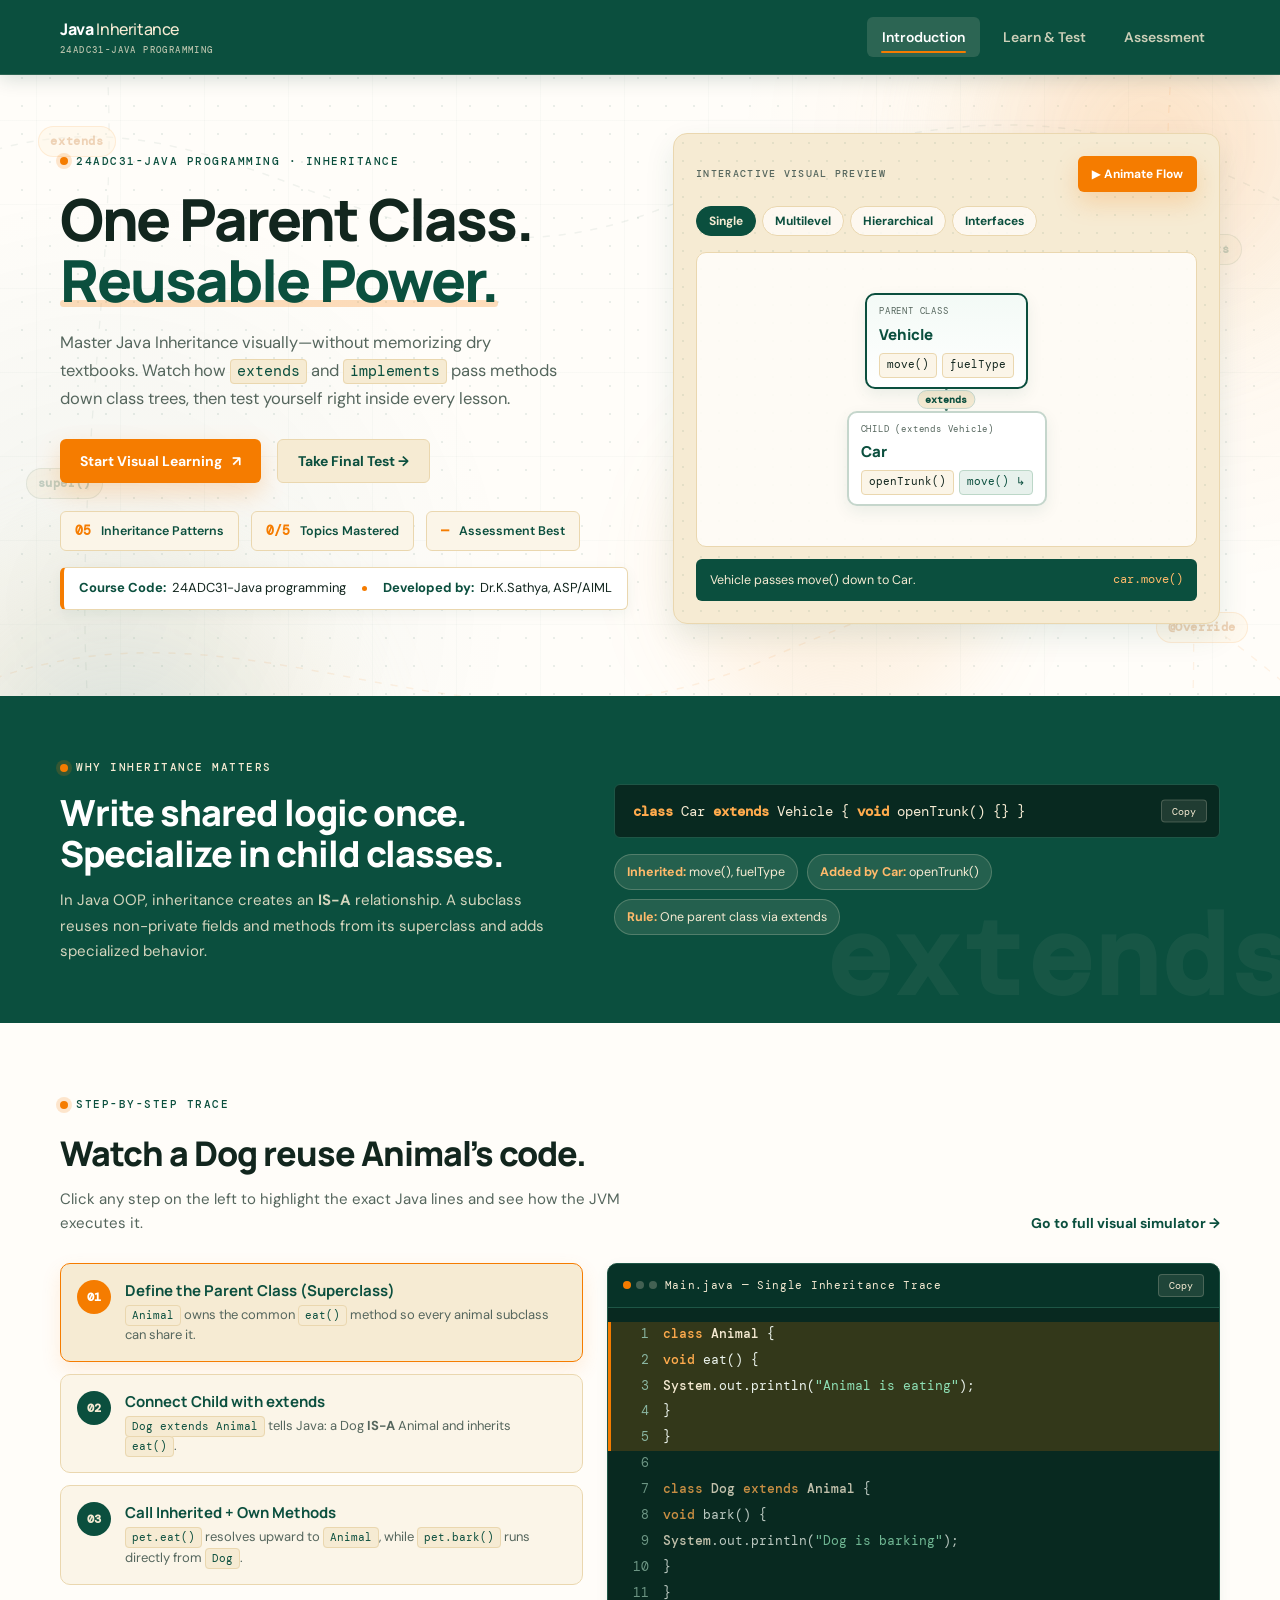
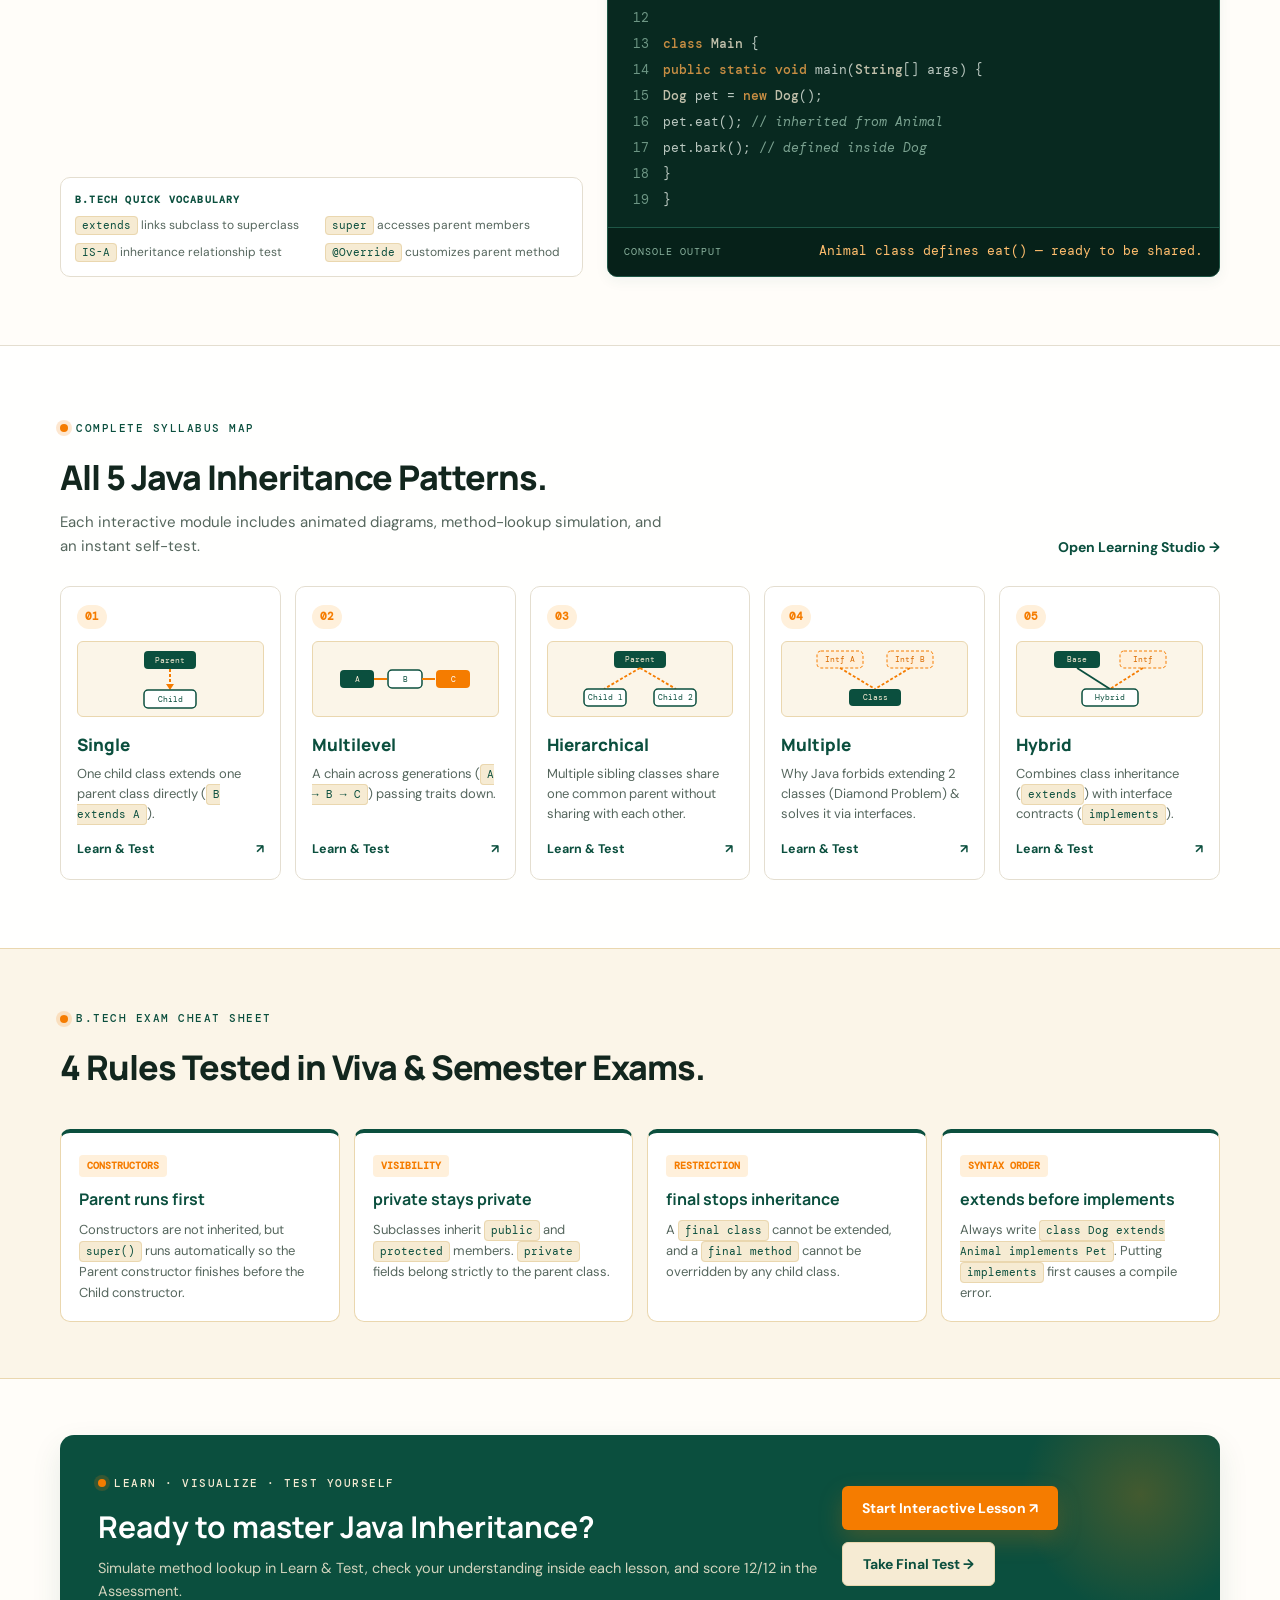
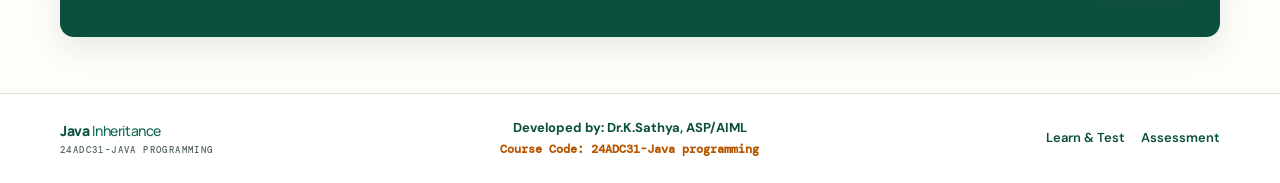
<file: index.html>
<!doctype html>
<html lang="en">
<head>
  <meta charset="utf-8">
  <meta name="viewport" content="width=device-width, initial-scale=1">
  <meta name="theme-color" content="#0b4f3e">
  <title>Java Inheritance Studio — Visual B.Tech Learning Lab</title>
  <link rel="stylesheet" href="styles.css">
  <script src="shared.js" defer></script>
  <script src="app.js" defer></script>
</head>
<body>
  <a class="skip-link" href="#main-content">Skip to content</a>

  <header class="topbar">
    <div class="wrap topbar-inner">
      <a class="brand" href="index.html">
        <span>
          Java<span class="brand-light">Inheritance</span>
          <small>24ADC31-JAVA PROGRAMMING</small>
        </span>
      </a>
      <nav id="primary-nav" aria-label="Main navigation">
        <a class="active" href="index.html">Introduction</a>
        <a href="learn.html">Learn &amp; Test</a>
        <a href="assessment.html">Assessment</a>
      </nav>
      <button class="menu-toggle" type="button" aria-label="Toggle navigation" aria-controls="primary-nav">☰</button>
    </div>
  </header>

  <main id="main-content">
    <section class="hero">
      <div class="wrap hero-grid">
        <div class="hero-copy reveal is-visible">
          <div class="eyebrow"><i></i> 24ADC31-JAVA PROGRAMMING · INHERITANCE</div>
          <h1>One Parent Class.<br><em>Reusable Power.</em></h1>
          <p class="hero-lead">
            Master Java Inheritance visually—without memorizing dry textbooks. Watch how
            <code class="inline-code">extends</code> and <code class="inline-code">implements</code>
            pass methods down class trees, then test yourself right inside every lesson.
          </p>
          <div class="hero-actions">
            <a class="button button-orange" href="learn.html">Start Visual Learning <span>↗</span></a>
            <a class="button button-cream" href="assessment.html">Take Final Test →</a>
          </div>
          <div class="hero-stats">
            <div class="hero-stat"><strong>05</strong> Inheritance Patterns</div>
            <div class="hero-stat"><strong id="home-mastered-count">0/5</strong> Topics Mastered</div>
            <div class="hero-stat"><strong id="home-best-score">—</strong> Assessment Best</div>
          </div>
          <div class="course-credit-bar">
            <span><strong>Course Code:</strong> 24ADC31-Java programming</span>
            <i class="credit-sep" aria-hidden="true"></i>
            <span><strong>Developed by:</strong> Dr.K.Sathya, ASP/AIML</span>
          </div>
        </div>

        <div class="hero-stage reveal is-visible" aria-label="Interactive inheritance preview">
          <div class="hero-stage-head">
            <span class="aside-label">INTERACTIVE VISUAL PREVIEW</span>
            <button id="hero-animate-btn" class="button button-orange button-sm" type="button">▶ Animate Flow</button>
          </div>
          <div class="hero-tabs" role="tablist" aria-label="Preview inheritance patterns">
            <button class="hero-tab active" type="button" data-hero-pattern="single">Single</button>
            <button class="hero-tab" type="button" data-hero-pattern="multilevel">Multilevel</button>
            <button class="hero-tab" type="button" data-hero-pattern="hierarchical">Hierarchical</button>
            <button class="hero-tab" type="button" data-hero-pattern="multiple">Interfaces</button>
          </div>
          <div class="hero-diagram-box" id="hero-diagram-box">
            <svg id="hero-sim-svg" class="sim-svg-overlay" aria-hidden="true"></svg>
            <div id="hero-sim-stage" class="sim-nodes-grid"></div>
          </div>
          <div class="hero-trace-bar">
            <span id="hero-trace-text">Click Animate Flow to watch Vehicle pass move() to Car.</span>
            <code id="hero-trace-call">car.move()</code>
          </div>
        </div>
      </div>
    </section>

    <section class="intro-band">
      <div class="wrap band-grid">
        <div class="reveal">
          <div class="eyebrow eyebrow-light"><i></i> WHY INHERITANCE MATTERS</div>
          <h2>Write shared logic once. Specialize in child classes.</h2>
          <p class="band-sub">
            In Java OOP, inheritance creates an <strong>IS-A</strong> relationship. A subclass
            reuses non-private fields and methods from its superclass and adds specialized behavior.
          </p>
        </div>
        <div class="reveal">
          <div class="code-line">
            <span class="kw">class</span> Car <span class="kw">extends</span> Vehicle { <span class="kw">void</span> openTrunk() {} }
            <button class="copy-code" type="button" aria-label="Copy Java line">Copy</button>
          </div>
          <div class="trait-chips">
            <span class="trait-chip"><strong>Inherited:</strong> move(), fuelType</span>
            <span class="trait-chip"><strong>Added by Car:</strong> openTrunk()</span>
            <span class="trait-chip"><strong>Rule:</strong> One parent class via extends</span>
          </div>
        </div>
      </div>
    </section>

    <section class="walkthrough-section">
      <div class="wrap">
        <div class="section-heading reveal">
          <div>
            <div class="eyebrow"><i></i> STEP-BY-STEP TRACE</div>
            <h2>Watch a Dog reuse Animal’s code.</h2>
            <p>Click any step on the left to highlight the exact Java lines and see how the JVM executes it.</p>
          </div>
          <a class="text-link" href="learn.html">Go to full visual simulator →</a>
        </div>

        <div class="walkthrough-grid">
          <div class="step-cards reveal">
            <button class="step-card active" type="button" data-step="0">
              <span class="step-num">01</span>
              <div>
                <b>Define the Parent Class (Superclass)</b>
                <p><code class="inline-code">Animal</code> owns the common <code class="inline-code">eat()</code> method so every animal subclass can share it.</p>
              </div>
            </button>
            <button class="step-card" type="button" data-step="1">
              <span class="step-num">02</span>
              <div>
                <b>Connect Child with extends</b>
                <p><code class="inline-code">Dog extends Animal</code> tells Java: a Dog <strong>IS-A</strong> Animal and inherits <code class="inline-code">eat()</code>.</p>
              </div>
            </button>
            <button class="step-card" type="button" data-step="2">
              <span class="step-num">03</span>
              <div>
                <b>Call Inherited + Own Methods</b>
                <p><code class="inline-code">pet.eat()</code> resolves upward to <code class="inline-code">Animal</code>, while <code class="inline-code">pet.bark()</code> runs directly from <code class="inline-code">Dog</code>.</p>
              </div>
            </button>

            <div class="intro-vocab">
              <div class="intro-vocab-title">B.TECH QUICK VOCABULARY</div>
              <span><code class="inline-code">extends</code> links subclass to superclass</span>
              <span><code class="inline-code">super</code> accesses parent members</span>
              <span><code class="inline-code">IS-A</code> inheritance relationship test</span>
              <span><code class="inline-code">@Override</code> customizes parent method</span>
            </div>
          </div>

          <div class="code-block code-spotlight reveal">
            <div class="code-head">
              <span class="code-head-left">
                <span class="code-dots"><i></i><i></i><i></i></span>
                Main.java — Single Inheritance Trace
              </span>
              <button class="copy-code" type="button" aria-label="Copy example code">Copy</button>
            </div>
            <div id="spotlight-code" class="spotlight-lines" aria-label="Java walkthrough code"></div>
            <div class="console-preview">
              <span>CONSOLE OUTPUT</span>
              <pre id="spotlight-output">Animal is eating
Dog is barking</pre>
            </div>
          </div>
        </div>
      </div>
    </section>

    <section class="topics-section">
      <div class="wrap">
        <div class="section-heading reveal">
          <div>
            <div class="eyebrow"><i></i> COMPLETE SYLLABUS MAP</div>
            <h2>All 5 Java Inheritance Patterns.</h2>
            <p>Each interactive module includes animated diagrams, method-lookup simulation, and an instant self-test.</p>
          </div>
          <a class="text-link" href="learn.html">Open Learning Studio →</a>
        </div>

        <div class="topic-grid">
          <a class="topic-card reveal" data-topic-card="single" href="learn.html?topic=single">
            <div class="topic-card-top">
              <span class="topic-num">01</span>
              <span class="topic-status-pill">✓ Mastered</span>
            </div>
            <div class="topic-mini-svg" aria-hidden="true">
              <svg width="140" height="64" viewBox="0 0 140 64">
                <rect x="44" y="4" width="52" height="18" rx="4" fill="#0b4f3e"/>
                <text x="70" y="16" text-anchor="middle" fill="#f6ebd3" font-size="8" font-family="DM Mono,monospace">Parent</text>
                <line x1="70" y1="22" x2="70" y2="41" stroke="#f57c00" stroke-width="2" stroke-dasharray="3 2"/>
                <polygon points="70,43 66,37 74,37" fill="#f57c00"/>
                <rect x="44" y="43" width="52" height="18" rx="4" fill="#ffffff" stroke="#0b4f3e" stroke-width="1.5"/>
                <text x="70" y="55" text-anchor="middle" fill="#0b4f3e" font-size="8" font-family="DM Mono,monospace">Child</text>
              </svg>
            </div>
            <h3>Single</h3>
            <p>One child class extends one parent class directly (<code class="inline-code">B extends A</code>).</p>
            <div class="topic-card-foot"><span>Learn &amp; Test</span><span>↗</span></div>
          </a>

          <a class="topic-card reveal" data-topic-card="multilevel" href="learn.html?topic=multilevel">
            <div class="topic-card-top">
              <span class="topic-num">02</span>
              <span class="topic-status-pill">✓ Mastered</span>
            </div>
            <div class="topic-mini-svg" aria-hidden="true">
              <svg width="140" height="64" viewBox="0 0 140 64">
                <rect x="5" y="23" width="34" height="18" rx="4" fill="#0b4f3e"/>
                <text x="22" y="35" text-anchor="middle" fill="#f6ebd3" font-size="7.5" font-family="DM Mono,monospace">A</text>
                <line x1="39" y1="32" x2="52" y2="32" stroke="#f57c00" stroke-width="2"/>
                <rect x="53" y="23" width="34" height="18" rx="4" fill="#ffffff" stroke="#0b4f3e" stroke-width="1.5"/>
                <text x="70" y="35" text-anchor="middle" fill="#0b4f3e" font-size="7.5" font-family="DM Mono,monospace">B</text>
                <line x1="87" y1="32" x2="100" y2="32" stroke="#f57c00" stroke-width="2"/>
                <rect x="101" y="23" width="34" height="18" rx="4" fill="#f57c00"/>
                <text x="118" y="35" text-anchor="middle" fill="#ffffff" font-size="7.5" font-family="DM Mono,monospace">C</text>
              </svg>
            </div>
            <h3>Multilevel</h3>
            <p>A chain across generations (<code class="inline-code">A → B → C</code>) passing traits down.</p>
            <div class="topic-card-foot"><span>Learn &amp; Test</span><span>↗</span></div>
          </a>

          <a class="topic-card reveal" data-topic-card="hierarchical" href="learn.html?topic=hierarchical">
            <div class="topic-card-top">
              <span class="topic-num">03</span>
              <span class="topic-status-pill">✓ Mastered</span>
            </div>
            <div class="topic-mini-svg" aria-hidden="true">
              <svg width="140" height="64" viewBox="0 0 140 64">
                <rect x="44" y="4" width="52" height="17" rx="4" fill="#0b4f3e"/>
                <text x="70" y="15" text-anchor="middle" fill="#f6ebd3" font-size="8" font-family="DM Mono,monospace">Parent</text>
                <path d="M70 21 L34 42 M70 21 L106 42" stroke="#f57c00" stroke-width="1.8" stroke-dasharray="3 2"/>
                <rect x="14" y="42" width="42" height="17" rx="4" fill="#ffffff" stroke="#0b4f3e" stroke-width="1.5"/>
                <text x="35" y="53" text-anchor="middle" fill="#0b4f3e" font-size="7.5" font-family="DM Mono,monospace">Child 1</text>
                <rect x="84" y="42" width="42" height="17" rx="4" fill="#ffffff" stroke="#0b4f3e" stroke-width="1.5"/>
                <text x="105" y="53" text-anchor="middle" fill="#0b4f3e" font-size="7.5" font-family="DM Mono,monospace">Child 2</text>
              </svg>
            </div>
            <h3>Hierarchical</h3>
            <p>Multiple sibling classes share one common parent without sharing with each other.</p>
            <div class="topic-card-foot"><span>Learn &amp; Test</span><span>↗</span></div>
          </a>

          <a class="topic-card reveal" data-topic-card="multiple" href="learn.html?topic=multiple">
            <div class="topic-card-top">
              <span class="topic-num">04</span>
              <span class="topic-status-pill">✓ Mastered</span>
            </div>
            <div class="topic-mini-svg" aria-hidden="true">
              <svg width="140" height="64" viewBox="0 0 140 64">
                <rect x="12" y="4" width="46" height="17" rx="4" fill="#fff0db" stroke="#f57c00" stroke-dasharray="3 2"/>
                <text x="35" y="15" text-anchor="middle" fill="#d96b00" font-size="7.5" font-family="DM Mono,monospace">Intf A</text>
                <rect x="82" y="4" width="46" height="17" rx="4" fill="#fff0db" stroke="#f57c00" stroke-dasharray="3 2"/>
                <text x="105" y="15" text-anchor="middle" fill="#d96b00" font-size="7.5" font-family="DM Mono,monospace">Intf B</text>
                <path d="M35 21 L70 42 M105 21 L70 42" stroke="#f57c00" stroke-width="1.8" stroke-dasharray="3 2"/>
                <rect x="44" y="42" width="52" height="17" rx="4" fill="#0b4f3e"/>
                <text x="70" y="53" text-anchor="middle" fill="#f6ebd3" font-size="8" font-family="DM Mono,monospace">Class</text>
              </svg>
            </div>
            <h3>Multiple</h3>
            <p>Why Java forbids extending 2 classes (Diamond Problem) &amp; solves it via interfaces.</p>
            <div class="topic-card-foot"><span>Learn &amp; Test</span><span>↗</span></div>
          </a>

          <a class="topic-card reveal" data-topic-card="hybrid" href="learn.html?topic=hybrid">
            <div class="topic-card-top">
              <span class="topic-num">05</span>
              <span class="topic-status-pill">✓ Mastered</span>
            </div>
            <div class="topic-mini-svg" aria-hidden="true">
              <svg width="140" height="64" viewBox="0 0 140 64">
                <rect x="14" y="4" width="46" height="17" rx="4" fill="#0b4f3e"/>
                <text x="37" y="15" text-anchor="middle" fill="#f6ebd3" font-size="7.5" font-family="DM Mono,monospace">Base</text>
                <rect x="80" y="4" width="46" height="17" rx="4" fill="#fff0db" stroke="#f57c00" stroke-dasharray="3 2"/>
                <text x="103" y="15" text-anchor="middle" fill="#d96b00" font-size="7.5" font-family="DM Mono,monospace">Intf</text>
                <path d="M37 21 L70 42" stroke="#0b4f3e" stroke-width="1.8"/>
                <path d="M103 21 L70 42" stroke="#f57c00" stroke-width="1.8" stroke-dasharray="3 2"/>
                <rect x="42" y="42" width="56" height="17" rx="4" fill="#ffffff" stroke="#0b4f3e" stroke-width="1.5"/>
                <text x="70" y="53" text-anchor="middle" fill="#0b4f3e" font-size="7.5" font-family="DM Mono,monospace">Hybrid</text>
              </svg>
            </div>
            <h3>Hybrid</h3>
            <p>Combines class inheritance (<code class="inline-code">extends</code>) with interface contracts (<code class="inline-code">implements</code>).</p>
            <div class="topic-card-foot"><span>Learn &amp; Test</span><span>↗</span></div>
          </a>
        </div>
      </div>
    </section>

    <section class="rules-section">
      <div class="wrap">
        <div class="section-heading reveal">
          <div>
            <div class="eyebrow"><i></i> B.TECH EXAM CHEAT SHEET</div>
            <h2>4 Rules Tested in Viva &amp; Semester Exams.</h2>
          </div>
        </div>
        <div class="rules-grid">
          <article class="rule-card reveal">
            <span class="rule-tag">CONSTRUCTORS</span>
            <h3>Parent runs first</h3>
            <p>Constructors are not inherited, but <code class="inline-code">super()</code> runs automatically so the Parent constructor finishes before the Child constructor.</p>
          </article>
          <article class="rule-card reveal">
            <span class="rule-tag">VISIBILITY</span>
            <h3>private stays private</h3>
            <p>Subclasses inherit <code class="inline-code">public</code> and <code class="inline-code">protected</code> members. <code class="inline-code">private</code> fields belong strictly to the parent class.</p>
          </article>
          <article class="rule-card reveal">
            <span class="rule-tag">RESTRICTION</span>
            <h3>final stops inheritance</h3>
            <p>A <code class="inline-code">final class</code> cannot be extended, and a <code class="inline-code">final method</code> cannot be overridden by any child class.</p>
          </article>
          <article class="rule-card reveal">
            <span class="rule-tag">SYNTAX ORDER</span>
            <h3>extends before implements</h3>
            <p>Always write <code class="inline-code">class Dog extends Animal implements Pet</code>. Putting <code class="inline-code">implements</code> first causes a compile error.</p>
          </article>
        </div>
      </div>
    </section>

    <section class="cta-wrap">
      <div class="wrap">
        <div class="cta-banner reveal">
          <div>
            <div class="eyebrow eyebrow-light"><i></i> LEARN · VISUALIZE · TEST YOURSELF</div>
            <h2>Ready to master Java Inheritance?</h2>
            <p>Simulate method lookup in Learn &amp; Test, check your understanding inside each lesson, and score 12/12 in the Assessment.</p>
          </div>
          <div class="cta-actions">
            <a class="button button-orange" href="learn.html">Start Interactive Lesson ↗</a>
            <a class="button button-cream" href="assessment.html">Take Final Test →</a>
          </div>
        </div>
      </div>
    </section>
  </main>

  <footer class="footer">
    <div class="wrap footer-inner">
      <a class="brand" href="index.html">
        <span>
          Java<span class="brand-light">Inheritance</span>
          <small>24ADC31-JAVA PROGRAMMING</small>
        </span>
      </a>
      <div class="footer-credit">
        <strong>Developed by: Dr.K.Sathya, ASP/AIML</strong>
        <span>Course Code: 24ADC31-Java programming</span>
      </div>
      <div class="footer-links">
        <a href="learn.html">Learn &amp; Test</a>
        <a href="assessment.html">Assessment</a>
      </div>
    </div>
  </footer>
</body>
</html>
</file>
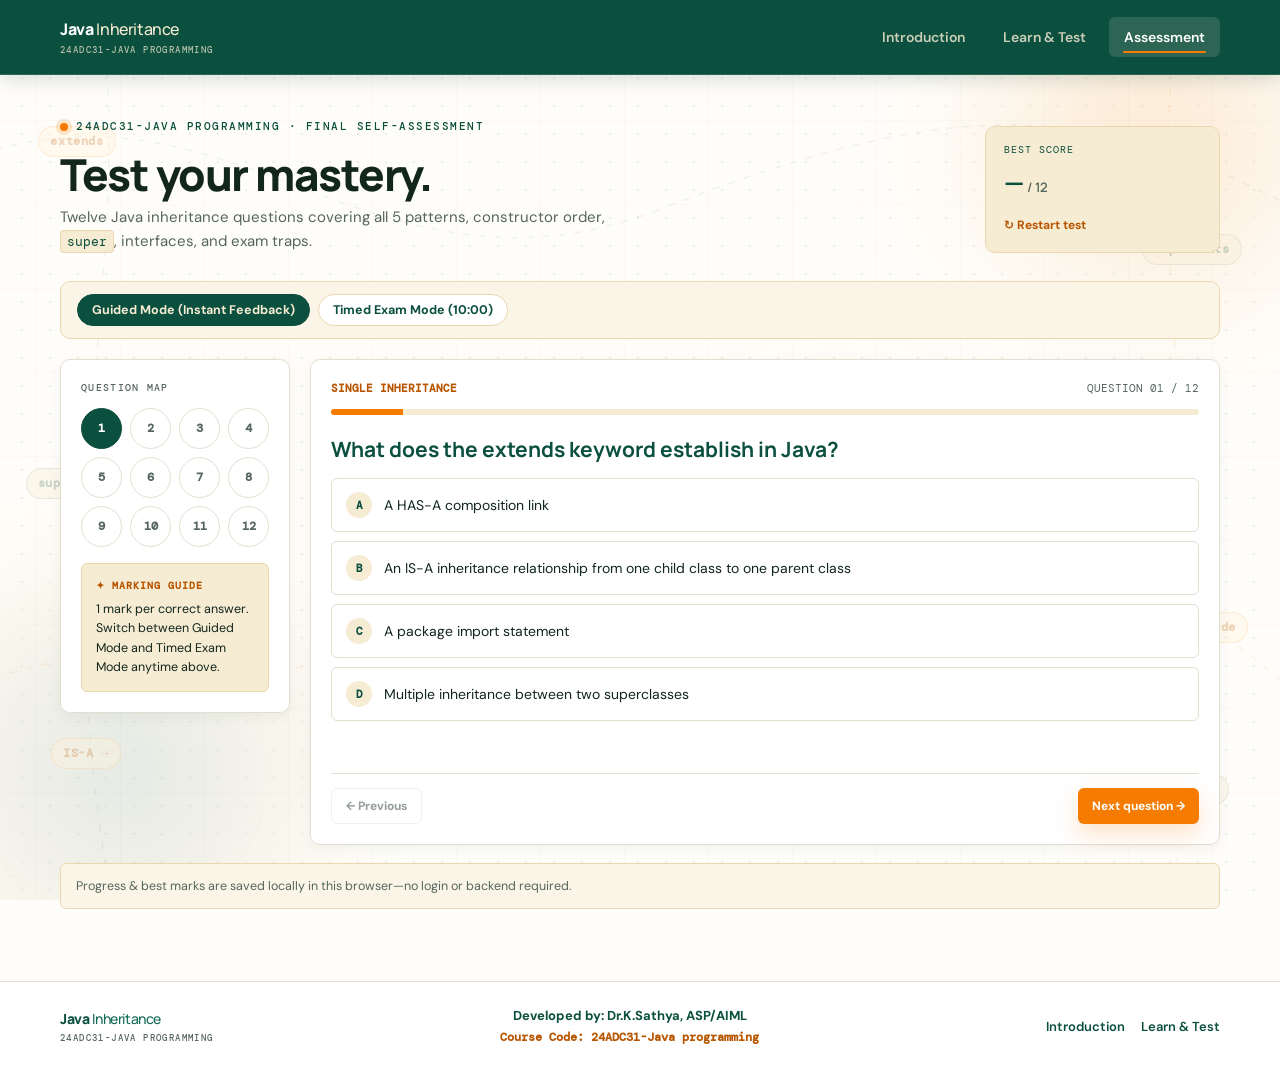
<file: assessment.html>
<!doctype html>
<html lang="en">
<head>
  <meta charset="utf-8">
  <meta name="viewport" content="width=device-width, initial-scale=1">
  <meta name="theme-color" content="#0b4f3e">
  <title>Final Assessment | Java Inheritance Studio</title>
  <link rel="stylesheet" href="styles.css">
  <script src="shared.js" defer></script>
  <script src="assessment.js" defer></script>
</head>
<body>
  <a class="skip-link" href="#main-content">Skip to assessment</a>

  <header class="topbar">
    <div class="wrap topbar-inner">
      <a class="brand" href="index.html">
        <span>
          Java<span class="brand-light">Inheritance</span>
          <small>24ADC31-JAVA PROGRAMMING</small>
        </span>
      </a>
      <nav id="primary-nav" aria-label="Main navigation">
        <a href="index.html">Introduction</a>
        <a href="learn.html">Learn &amp; Test</a>
        <a class="active" href="assessment.html">Assessment</a>
      </nav>
      <button class="menu-toggle" type="button" aria-label="Toggle navigation" aria-controls="primary-nav">☰</button>
    </div>
  </header>

  <main id="main-content" class="wrap page-main">
    <div class="page-intro">
      <div>
        <div class="eyebrow"><i></i> 24ADC31-JAVA PROGRAMMING · FINAL SELF-ASSESSMENT</div>
        <h1>Test your mastery.</h1>
        <p>Twelve Java inheritance questions covering all 5 patterns, constructor order, <code class="inline-code">super</code>, interfaces, and exam traps.</p>
      </div>
      <div class="score-card">
        <span>BEST SCORE</span>
        <strong><b id="best-score">—</b><small> / 12</small></strong>
        <button id="restart-assessment" class="reset-button" type="button">↻ Restart test</button>
      </div>
    </div>

    <div class="mode-bar">
      <div class="mode-pills" role="group" aria-label="Assessment mode">
        <button id="mode-guided" class="mode-btn active" type="button">Guided Mode (Instant Feedback)</button>
        <button id="mode-exam" class="mode-btn" type="button">Timed Exam Mode (10:00)</button>
      </div>
      <div id="exam-timer" class="timer-pill hidden">10:00</div>
    </div>

    <div id="assessment-shell" class="assessment-layout">
      <aside class="assessment-sidebar">
        <span class="aside-label">QUESTION MAP</span>
        <div id="assessment-dots" class="assessment-dots"></div>
        <div class="sidebar-callout">
          <span>✦ MARKING GUIDE</span>
          <p>1 mark per correct answer. Switch between Guided Mode and Timed Exam Mode anytime above.</p>
        </div>
      </aside>

      <section id="assessment-panel" class="assessment-panel">
        <div class="quiz-meta">
          <span id="assess-topic" class="question-topic">SINGLE INHERITANCE</span>
          <span id="assess-number">QUESTION 01 / 12</span>
        </div>
        <div class="assess-progress"><i id="assess-progress"></i></div>

        <h2 id="assess-question" class="assess-question"></h2>

        <div id="assess-code-wrap" class="code-block assess-code-wrap hidden">
          <pre><code id="assess-code"></code></pre>
        </div>

        <div id="assess-answers" class="answers"></div>
        <div id="assess-feedback" class="feedback" aria-live="polite"></div>

        <div class="quiz-controls">
          <button id="assess-prev" class="button button-ghost button-sm" type="button">← Previous</button>
          <button id="assess-next" class="button button-orange button-sm" type="button">Next question →</button>
        </div>
      </section>
    </div>

    <section id="results-panel" class="results-panel hidden" aria-live="polite">
      <div class="results-top-grid">
        <div class="results-hero-card">
          <div>
            <span class="aside-label results-kicker">FINAL RESULT</span>
            <strong id="final-mark">0 / 12</strong>
            <p id="result-message" class="results-msg"></p>
          </div>
          <div class="results-actions">
            <button id="retake-assessment" class="button button-orange button-sm" type="button">Try again ↻</button>
            <a class="button button-cream button-sm" href="learn.html">Back to Lessons →</a>
          </div>
        </div>

        <div>
          <h2 class="results-subhead">Topic Mastery Breakdown</h2>
          <div id="topic-analysis"></div>
        </div>
      </div>

      <div id="review-list" class="review-list"></div>
    </section>

    <div class="local-note">
      Progress &amp; best marks are saved locally in this browser—no login or backend required.
    </div>
  </main>

  <footer class="footer">
    <div class="wrap footer-inner">
      <a class="brand" href="index.html">
        <span>
          Java<span class="brand-light">Inheritance</span>
          <small>24ADC31-JAVA PROGRAMMING</small>
        </span>
      </a>
      <div class="footer-credit">
        <strong>Developed by: Dr.K.Sathya, ASP/AIML</strong>
        <span>Course Code: 24ADC31-Java programming</span>
      </div>
      <div class="footer-links">
        <a href="index.html">Introduction</a>
        <a href="learn.html">Learn &amp; Test</a>
      </div>
    </div>
  </footer>
</body>
</html>
</file>
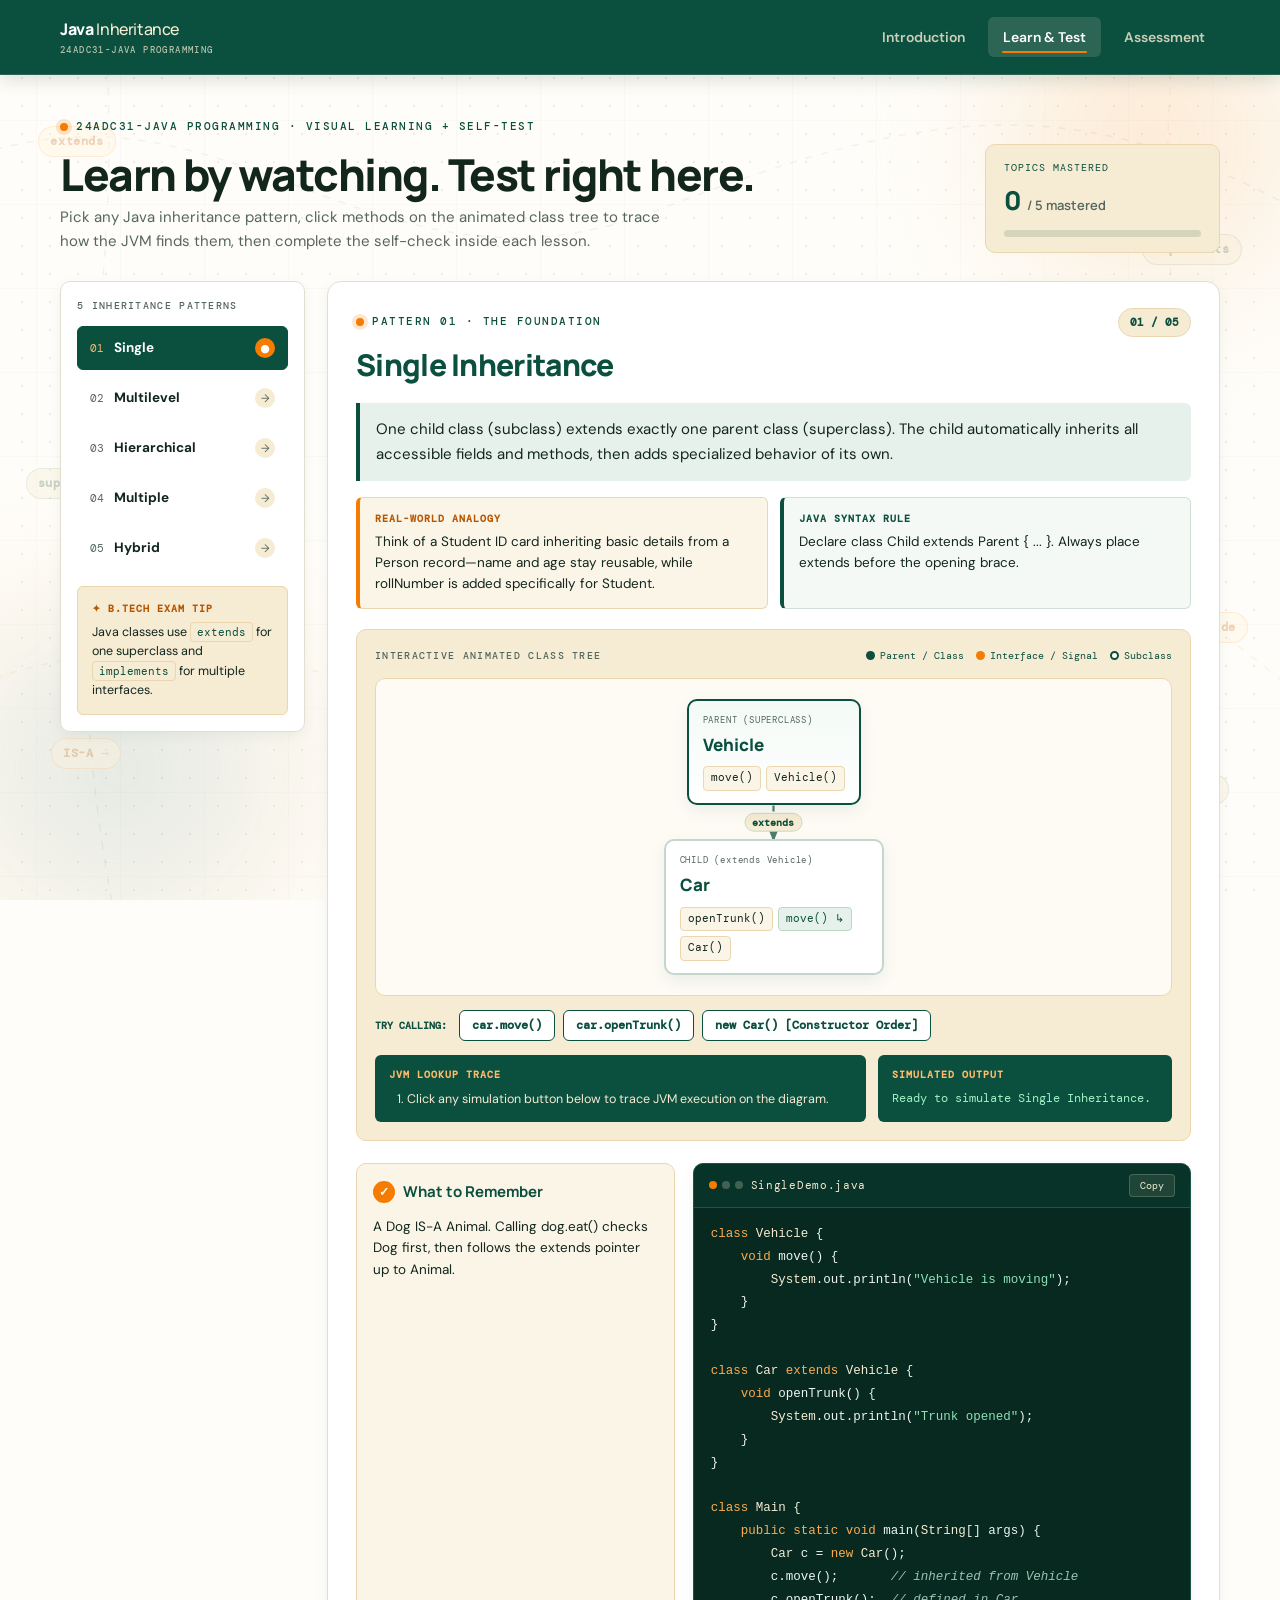
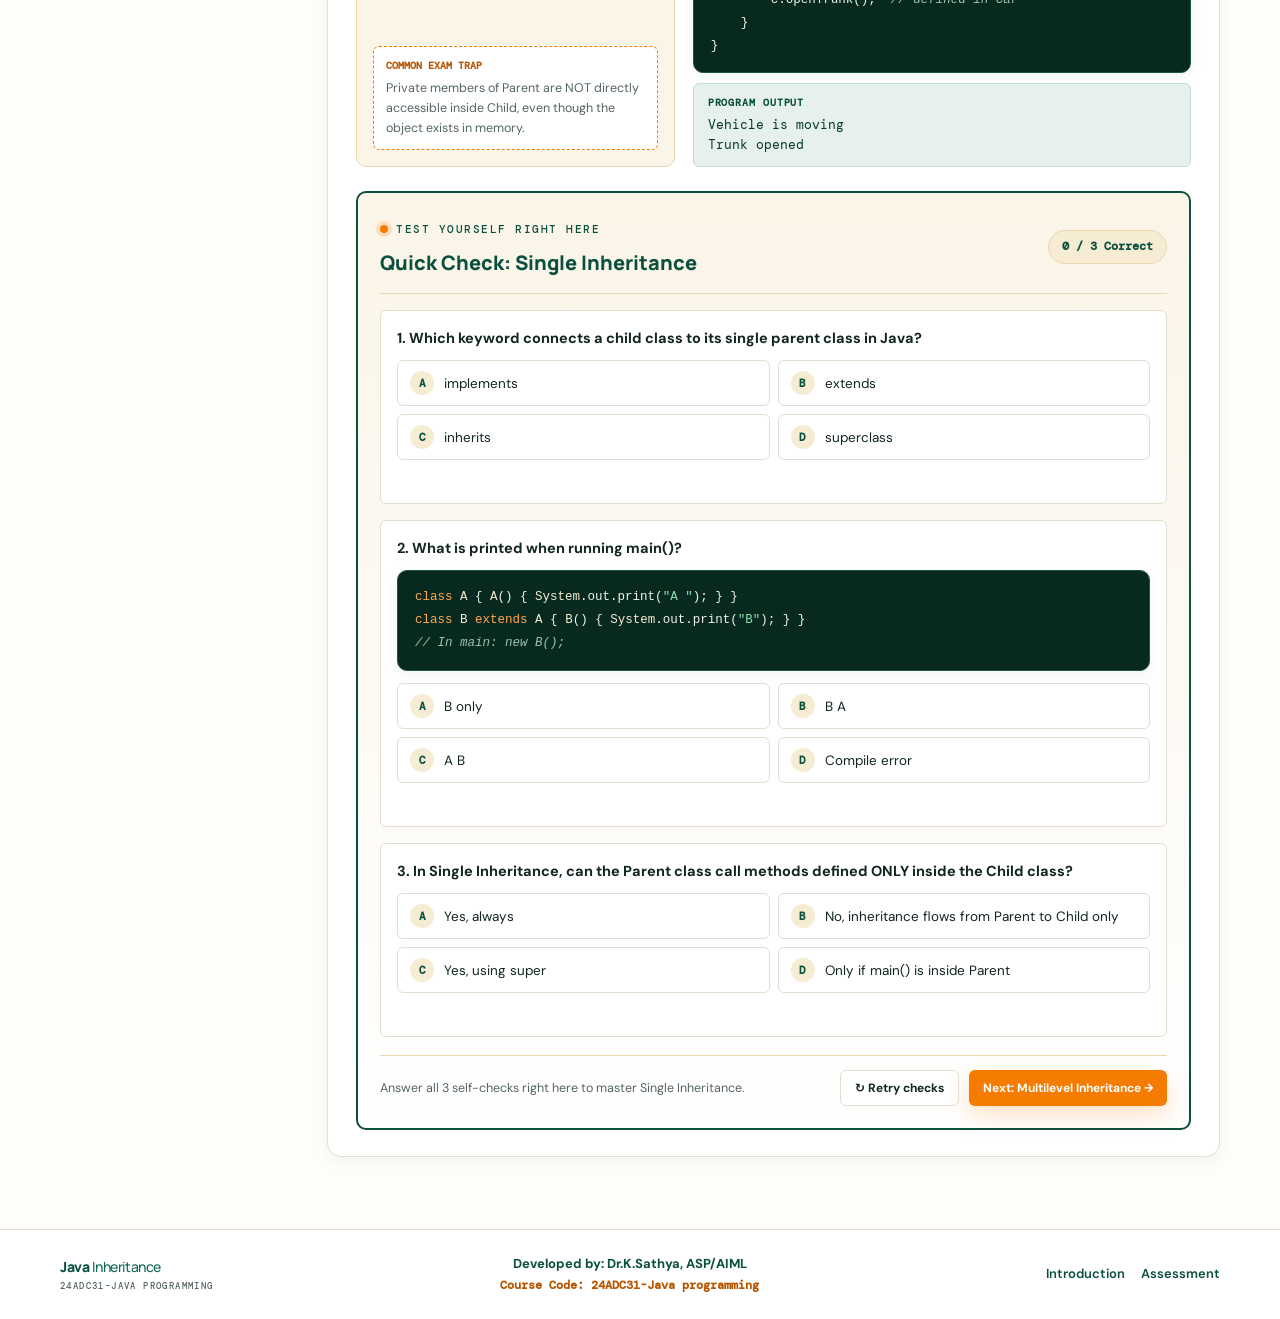
<file: learn.html>
<!doctype html>
<html lang="en">
<head>
  <meta charset="utf-8">
  <meta name="viewport" content="width=device-width, initial-scale=1">
  <meta name="theme-color" content="#0b4f3e">
  <title>Learn &amp; Test | Java Inheritance Studio</title>
  <link rel="stylesheet" href="styles.css">
  <script src="shared.js" defer></script>
  <script src="learn.js" defer></script>
</head>
<body>
  <a class="skip-link" href="#main-content">Skip to learning module</a>

  <header class="topbar">
    <div class="wrap topbar-inner">
      <a class="brand" href="index.html">
        <span>
          Java<span class="brand-light">Inheritance</span>
          <small>24ADC31-JAVA PROGRAMMING</small>
        </span>
      </a>
      <nav id="primary-nav" aria-label="Main navigation">
        <a href="index.html">Introduction</a>
        <a class="active" href="learn.html">Learn &amp; Test</a>
        <a href="assessment.html">Assessment</a>
      </nav>
      <button class="menu-toggle" type="button" aria-label="Toggle navigation" aria-controls="primary-nav">☰</button>
    </div>
  </header>

  <main id="main-content" class="wrap page-main">
    <div class="page-intro">
      <div>
        <div class="eyebrow"><i></i> 24ADC31-JAVA PROGRAMMING · VISUAL LEARNING + SELF-TEST</div>
        <h1>Learn by watching. Test right here.</h1>
        <p>Pick any Java inheritance pattern, click methods on the animated class tree to trace how the JVM finds them, then complete the self-check inside each lesson.</p>
      </div>
      <div class="progress-box">
        <span>TOPICS MASTERED</span>
        <strong><span id="mastery-count">0</span> <small>/ 5 mastered</small></strong>
        <div class="progress-track"><i id="mastery-bar"></i></div>
      </div>
    </div>

    <div class="learn-shell">
      <aside class="topic-sidebar" aria-label="Inheritance topics">
        <span class="aside-label">5 INHERITANCE PATTERNS</span>
        <div id="topic-nav-list" class="topic-nav-list">
          <button class="topic-btn active" type="button" data-topic="single">
            <span class="t-num">01</span>
            <span class="t-name">Single</span>
            <span class="t-badge">→</span>
          </button>
          <button class="topic-btn" type="button" data-topic="multilevel">
            <span class="t-num">02</span>
            <span class="t-name">Multilevel</span>
            <span class="t-badge">→</span>
          </button>
          <button class="topic-btn" type="button" data-topic="hierarchical">
            <span class="t-num">03</span>
            <span class="t-name">Hierarchical</span>
            <span class="t-badge">→</span>
          </button>
          <button class="topic-btn" type="button" data-topic="multiple">
            <span class="t-num">04</span>
            <span class="t-name">Multiple</span>
            <span class="t-badge">→</span>
          </button>
          <button class="topic-btn" type="button" data-topic="hybrid">
            <span class="t-num">05</span>
            <span class="t-name">Hybrid</span>
            <span class="t-badge">→</span>
          </button>
        </div>

        <div class="sidebar-callout">
          <span>✦ B.TECH EXAM TIP</span>
          <p>Java classes use <code class="inline-code">extends</code> for one superclass and <code class="inline-code">implements</code> for multiple interfaces.</p>
        </div>
      </aside>

      <article class="lesson-card" id="lesson-card">
        <div class="lesson-head">
          <div>
            <div class="eyebrow" id="lesson-kicker"><i></i> PATTERN 01 · THE FOUNDATION</div>
            <h2 id="lesson-title">Single Inheritance</h2>
          </div>
          <span class="lesson-count-pill" id="lesson-count">01 / 05</span>
        </div>

        <p class="lesson-summary" id="lesson-summary"></p>

        <div class="lesson-explain-grid">
          <div class="analogy-card">
            <span>REAL-WORLD ANALOGY</span>
            <p id="lesson-analogy"></p>
          </div>
          <div class="rule-card-inline">
            <span>JAVA SYNTAX RULE</span>
            <p id="lesson-rule"></p>
          </div>
        </div>

        <section class="sim-stage" aria-label="Interactive inheritance animation simulator">
          <div class="sim-toolbar">
            <span class="aside-label">INTERACTIVE ANIMATED CLASS TREE</span>
            <div class="sim-legend">
              <span><i class="dot-green"></i> Parent / Class</span>
              <span><i class="dot-orange"></i> Interface / Signal</span>
              <span><i class="dot-cream"></i> Subclass</span>
            </div>
          </div>

          <div id="diamond-toggle-bar" class="diamond-toggle-bar hidden"></div>

          <div id="sim-canvas" class="sim-canvas">
            <svg id="sim-svg" class="sim-svg-overlay" aria-hidden="true"></svg>
            <div id="sim-nodes" class="sim-nodes-grid"></div>
          </div>

          <div id="sim-actions-bar" class="sim-actions-bar"></div>

          <div class="sim-trace-panel">
            <div class="sim-trace-steps">
              <strong>JVM LOOKUP TRACE</strong>
              <ol id="sim-trace-list" class="sim-trace-list"></ol>
            </div>
            <div class="sim-output-box">
              <strong>SIMULATED OUTPUT</strong>
              <pre id="sim-output"></pre>
            </div>
          </div>
        </section>

        <div class="lesson-details">
          <div class="exam-tip-box">
            <h3><span>✓</span> What to Remember</h3>
            <p id="lesson-remember"></p>
            <div class="mistake-box">
              <b>COMMON EXAM TRAP</b>
              <p id="lesson-mistake"></p>
            </div>
          </div>

          <div class="lesson-code-col">
            <div class="code-block">
              <div class="code-head">
                <span class="code-head-left">
                  <span class="code-dots"><i></i><i></i><i></i></span>
                  <span id="lesson-filename">SingleDemo.java</span>
                </span>
                <button class="copy-code" type="button" aria-label="Copy Java code">Copy</button>
              </div>
              <pre><code id="lesson-code"></code></pre>
            </div>
            <div class="expected-output">
              <span>PROGRAM OUTPUT</span>
              <pre id="lesson-output"></pre>
            </div>
          </div>
        </div>

        <section class="self-test-card" aria-label="In-lesson self-test">
          <div class="self-test-head">
            <div>
              <div class="eyebrow"><i></i> TEST YOURSELF RIGHT HERE</div>
              <h3 id="self-test-title">Quick Check: Single Inheritance</h3>
            </div>
            <span id="self-test-badge" class="self-test-badge">0 / 3 Checked</span>
          </div>

          <div id="self-check-list" class="self-check-list"></div>

          <div class="self-test-footer">
            <span id="self-test-status" class="footer-note">Answer all 3 checks to earn Mastery on this topic.</span>
            <div class="lesson-nav-actions">
              <button id="reset-topic-checks" class="button button-ghost button-sm" type="button">↻ Retry checks</button>
              <button id="next-topic-btn" class="button button-orange button-sm" type="button">Next Pattern →</button>
            </div>
          </div>
        </section>
      </article>
    </div>
  </main>

  <footer class="footer">
    <div class="wrap footer-inner">
      <a class="brand" href="index.html">
        <span>
          Java<span class="brand-light">Inheritance</span>
          <small>24ADC31-JAVA PROGRAMMING</small>
        </span>
      </a>
      <div class="footer-credit">
        <strong>Developed by: Dr.K.Sathya, ASP/AIML</strong>
        <span>Course Code: 24ADC31-Java programming</span>
      </div>
      <div class="footer-links">
        <a href="index.html">Introduction</a>
        <a href="assessment.html">Assessment</a>
      </div>
    </div>
  </footer>
</body>
</html>
</file>
<file: styles.css>
@import url('https://fonts.googleapis.com/css2?family=DM+Mono:wght@400;500&family=DM+Sans:wght@400;500;600;700&family=Manrope:wght@500;600;700;800&display=swap');

:root {
  --green: #0b4f3e;
  --green-deep: #07382b;
  --green-mid: #146a54;
  --green-soft: #e7f1ec;
  --cream: #f6ebd3;
  --cream-soft: #fbf5e8;
  --cream-deep: #ead7af;
  --orange: #f57c00;
  --orange-deep: #b85600;
  --orange-soft: #fff0db;
  --ink: #12261e;
  --muted: #55665d;
  --line: #e4ded0;
  --surface: #fffdf9;
  --white: #ffffff;
  --code-bg: #082920;
  --code-panel: #0b3328;
  --code-border: #1e5646;
  --radius-sm: 6px;
  --radius-md: 10px;
  --radius-lg: 14px;
  --shadow-sm: 0 4px 14px rgba(11, 79, 62, 0.06);
  --shadow-md: 0 12px 30px rgba(11, 79, 62, 0.1);
  --shadow-orange: 0 10px 24px rgba(245, 124, 0, 0.22);
}

*,
*::before,
*::after {
  box-sizing: border-box;
}

html {
  scroll-behavior: smooth;
}

body {
  margin: 0;
  background: var(--surface);
  color: var(--ink);
  font-family: 'DM Sans', system-ui, -apple-system, sans-serif;
  font-size: 16px;
  line-height: 1.6;
  -webkit-font-smoothing: antialiased;
  overflow-x: hidden;
  position: relative;
}

main,
.footer {
  position: relative;
  z-index: 1;
}

/* Ambient Whitespace Background Animations */
.bg-ambient {
  position: fixed;
  inset: 0;
  z-index: 0;
  pointer-events: none;
  overflow: hidden;
}

.bg-grid-drift {
  position: absolute;
  inset: -48px;
  background-image:
    radial-gradient(rgba(11, 79, 62, 0.085) 1.15px, transparent 1.15px),
    linear-gradient(to right, rgba(11, 79, 62, 0.025) 1px, transparent 1px),
    linear-gradient(to bottom, rgba(11, 79, 62, 0.025) 1px, transparent 1px);
  background-size: 28px 28px, 84px 84px, 84px 84px;
  animation: bg-grid-pan 26s linear infinite;
}

.bg-orb {
  position: absolute;
  border-radius: 50%;
  filter: blur(42px);
  will-change: transform;
}

.bg-orb-1 {
  width: 440px;
  height: 440px;
  top: -80px;
  right: -90px;
  background: radial-gradient(circle, rgba(245, 124, 0, 0.16), rgba(246, 235, 211, 0.25) 55%, transparent 74%);
  animation: bg-orb-float-a 18s ease-in-out infinite;
}

.bg-orb-2 {
  width: 480px;
  height: 480px;
  bottom: -110px;
  left: -120px;
  background: radial-gradient(circle, rgba(11, 79, 62, 0.12), rgba(246, 235, 211, 0.28) 58%, transparent 76%);
  animation: bg-orb-float-b 22s ease-in-out infinite;
}

.bg-orb-3 {
  width: 340px;
  height: 340px;
  top: 44%;
  left: 52%;
  background: radial-gradient(circle, rgba(246, 235, 211, 0.55), rgba(245, 124, 0, 0.09) 60%, transparent 75%);
  animation: bg-orb-float-c 20s ease-in-out infinite;
}

.bg-svg-traces {
  position: absolute;
  inset: 0;
  width: 100%;
  height: 100%;
  opacity: 0.48;
}

.bg-trace-path {
  fill: none;
  stroke: rgba(11, 79, 62, 0.13);
  stroke-width: 1.5;
  stroke-dasharray: 8 10;
  animation: bg-dash-flow 16s linear infinite;
}

.bg-trace-path.is-orange {
  stroke: rgba(245, 124, 0, 0.18);
  animation-duration: 13s;
  animation-direction: reverse;
}

.bg-float-token {
  position: absolute;
  font-family: 'DM Mono', monospace;
  font-size: 12px;
  font-weight: 600;
  letter-spacing: 0.6px;
  padding: 5px 11px;
  border-radius: 999px;
  color: rgba(11, 79, 62, 0.22);
  background: rgba(246, 235, 211, 0.34);
  border: 1px solid rgba(11, 79, 62, 0.08);
  animation: bg-token-float 11s ease-in-out infinite;
  user-select: none;
}

.bg-float-token.is-amber {
  color: rgba(184, 86, 0, 0.24);
  background: rgba(255, 240, 219, 0.36);
  border-color: rgba(245, 124, 0, 0.11);
}

a {
  color: inherit;
  text-decoration: none;
}

button,
input,
select,
textarea {
  font-family: inherit;
}

button:focus-visible,
a:focus-visible,
select:focus-visible,
textarea:focus-visible {
  outline: 2px solid var(--orange);
  outline-offset: 2px;
}

h1,
h2,
h3,
h4,
p {
  margin-top: 0;
}

.wrap {
  width: min(1160px, calc(100% - 48px));
  margin: 0 auto;
}

.hidden {
  display: none !important;
}

.skip-link {
  position: absolute;
  left: -9999px;
  top: 0;
  background: var(--orange);
  color: var(--white);
  padding: 10px 16px;
  font-weight: 700;
  z-index: 200;
}

.skip-link:focus {
  left: 16px;
  top: 16px;
  border-radius: var(--radius-sm);
}

/* Top Navigation */
.topbar {
  position: sticky;
  top: 0;
  z-index: 100;
  background: var(--green);
  color: var(--white);
  border-bottom: 1px solid rgba(246, 235, 211, 0.14);
  box-shadow: 0 4px 18px rgba(7, 56, 43, 0.16);
}

.topbar-inner {
  height: 74px;
  display: flex;
  align-items: center;
  justify-content: space-between;
  gap: 20px;
}

.brand {
  display: inline-flex;
  align-items: center;
  gap: 11px;
  font-family: 'Manrope', sans-serif;
  font-weight: 800;
  font-size: 16px;
  letter-spacing: -0.4px;
  flex-shrink: 0;
}

.brand-light {
  font-weight: 500;
  color: var(--cream);
  margin-left: 3px;
}

.brand small {
  display: block;
  font-family: 'DM Mono', monospace;
  font-size: 9px;
  font-weight: 500;
  letter-spacing: 1.4px;
  color: rgba(246, 235, 211, 0.72);
  margin-top: 1px;
}

.topbar nav {
  display: flex;
  align-items: center;
  gap: 8px;
}

.topbar nav a {
  padding: 9px 15px;
  border-radius: var(--radius-sm);
  font-size: 14px;
  font-weight: 600;
  color: rgba(246, 235, 211, 0.82);
  transition: color 0.18s, background 0.18s, transform 0.18s;
  position: relative;
}

.topbar nav a:hover {
  color: var(--white);
  background: rgba(246, 235, 211, 0.1);
}

.topbar nav a.active {
  color: var(--white);
  background: rgba(246, 235, 211, 0.14);
}

.topbar nav a.active::after {
  content: '';
  position: absolute;
  left: 14px;
  right: 14px;
  bottom: 4px;
  height: 2px;
  border-radius: 2px;
  background: var(--orange);
}

.menu-toggle {
  display: none;
  background: rgba(246, 235, 211, 0.12);
  border: 1px solid rgba(246, 235, 211, 0.25);
  color: var(--white);
  width: 42px;
  height: 42px;
  border-radius: var(--radius-sm);
  font-size: 20px;
  cursor: pointer;
  place-items: center;
}

/* Common Typography & Badges */
.eyebrow {
  display: inline-flex;
  align-items: center;
  gap: 8px;
  font-family: 'DM Mono', monospace;
  font-size: 11px;
  font-weight: 500;
  letter-spacing: 1.5px;
  text-transform: uppercase;
  color: var(--green);
}

.eyebrow i {
  width: 8px;
  height: 8px;
  border-radius: 50%;
  background: var(--orange);
  box-shadow: 0 0 0 4px rgba(245, 124, 0, 0.18);
  display: inline-block;
}

.eyebrow-light {
  color: var(--cream);
}

.button {
  display: inline-flex;
  align-items: center;
  justify-content: center;
  gap: 10px;
  min-height: 44px;
  padding: 0 20px;
  border: 0;
  border-radius: var(--radius-sm);
  font-size: 14px;
  font-weight: 700;
  cursor: pointer;
  transition: transform 0.18s ease, box-shadow 0.18s ease, background 0.18s ease, border-color 0.18s ease;
  text-decoration: none;
}

.button:hover:not(:disabled) {
  transform: translateY(-2px);
}

.button:active:not(:disabled) {
  transform: translateY(0);
}

.button:disabled {
  opacity: 0.45;
  cursor: not-allowed;
}

.button-orange {
  background: var(--orange);
  color: var(--white);
  box-shadow: var(--shadow-orange);
}

.button-orange:hover:not(:disabled) {
  background: var(--orange-deep);
}

.button-green {
  background: var(--green);
  color: var(--white);
  box-shadow: 0 8px 20px rgba(11, 79, 62, 0.18);
}

.button-green:hover:not(:disabled) {
  background: var(--green-deep);
}

.button-cream {
  background: var(--cream);
  color: var(--green);
  border: 1px solid var(--cream-deep);
}

.button-cream:hover:not(:disabled) {
  background: #efe0bf;
}

.button-ghost {
  background: var(--white);
  color: var(--ink);
  border: 1px solid var(--line);
}

.button-ghost:hover:not(:disabled) {
  border-color: var(--green);
  color: var(--green);
}

.button-sm {
  min-height: 36px;
  padding: 0 14px;
  font-size: 12px;
}

.text-link {
  display: inline-flex;
  align-items: center;
  gap: 6px;
  font-size: 14px;
  font-weight: 700;
  color: var(--green);
  transition: color 0.18s, gap 0.18s;
}

.text-link:hover {
  color: var(--orange);
  gap: 10px;
}

.aside-label {
  display: block;
  font-family: 'DM Mono', monospace;
  font-size: 10px;
  font-weight: 500;
  letter-spacing: 1.3px;
  text-transform: uppercase;
  color: var(--muted);
}

/* Java Syntax Highlighting */
.code-block {
  background: var(--code-bg);
  color: #edf5ee;
  border: 1px solid var(--code-border);
  border-radius: var(--radius-md);
  overflow: hidden;
  box-shadow: var(--shadow-sm);
}

.code-head {
  display: flex;
  align-items: center;
  justify-content: space-between;
  padding: 10px 15px;
  background: rgba(7, 56, 43, 0.72);
  border-bottom: 1px solid var(--code-border);
  font-family: 'DM Mono', monospace;
  font-size: 11px;
  letter-spacing: 0.7px;
  color: var(--cream);
}

.code-head-left {
  display: inline-flex;
  align-items: center;
  gap: 8px;
}

.code-dots {
  display: inline-flex;
  gap: 5px;
}

.code-dots i {
  width: 8px;
  height: 8px;
  border-radius: 50%;
  background: rgba(246, 235, 211, 0.25);
  display: inline-block;
}

.code-dots i:first-child {
  background: var(--orange);
}

.copy-code {
  background: rgba(246, 235, 211, 0.1);
  border: 1px solid rgba(246, 235, 211, 0.2);
  border-radius: 4px;
  color: var(--cream);
  padding: 4px 10px;
  font-family: 'DM Mono', monospace;
  font-size: 10px;
  cursor: pointer;
  transition: background 0.18s, border-color 0.18s;
}

.copy-code:hover {
  background: var(--orange);
  border-color: var(--orange);
  color: var(--white);
}

.code-block pre {
  margin: 0;
  padding: 15px 17px;
  overflow-x: auto;
  font-family: 'DM Mono', monospace;
  font-size: 12.5px;
  line-height: 1.75;
  color: #edf5ee;
  tab-size: 4;
}

.tok-kw {
  color: #ffab4d;
  font-weight: 500;
}

.tok-type {
  color: #f6ebd3;
  font-weight: 500;
}

.tok-str {
  color: #8ee0b5;
}

.tok-com {
  color: #9bc4b0;
  font-style: italic;
}

.tok-ann {
  color: #ffd180;
}

.tok-num {
  color: #ffb76b;
}

.tok-fn {
  color: #b7ebd0;
}

/* Inline code pill */
.inline-code,
.prose code {
  font-family: 'DM Mono', monospace;
  font-size: 0.88em;
  background: var(--cream);
  color: var(--green);
  padding: 2px 6px;
  border-radius: 4px;
  border: 1px solid var(--cream-deep);
}

/* Hero Section (index.html) */
.hero {
  padding: 58px 0 72px;
  background:
    radial-gradient(circle at 92% 12%, rgba(245, 124, 0, 0.08), transparent 34%),
    radial-gradient(circle at 8% 85%, rgba(11, 79, 62, 0.06), transparent 32%);
}

.hero-grid {
  display: grid;
  grid-template-columns: 1.02fr 0.98fr;
  gap: 44px;
  align-items: center;
}

.hero h1,
.page-intro h1 {
  font-family: 'Manrope', sans-serif;
  font-weight: 800;
  font-size: clamp(38px, 4.7vw, 58px);
  line-height: 1.05;
  letter-spacing: -2px;
  margin: 16px 0 18px;
  color: var(--ink);
}

.hero h1 em {
  font-style: normal;
  color: var(--green);
  position: relative;
  display: inline-block;
}

.hero h1 em::after {
  content: '';
  position: absolute;
  left: 0;
  right: 0;
  bottom: 4px;
  height: 7px;
  background: rgba(245, 124, 0, 0.25);
  z-index: -1;
  border-radius: 4px;
}

.hero-lead {
  font-size: 16.5px;
  line-height: 1.7;
  color: var(--muted);
  max-width: 500px;
  margin-bottom: 26px;
}

.hero-actions {
  display: flex;
  flex-wrap: wrap;
  align-items: center;
  gap: 16px;
}

.hero-stats {
  display: flex;
  flex-wrap: wrap;
  gap: 12px;
  margin-top: 28px;
}

.hero-stat {
  display: flex;
  align-items: center;
  gap: 10px;
  padding: 9px 14px;
  background: var(--cream-soft);
  border: 1px solid var(--cream-deep);
  border-radius: var(--radius-sm);
  font-size: 12.5px;
  color: var(--green);
  font-weight: 600;
}

.hero-stat strong {
  color: var(--orange);
  font-family: 'DM Mono', monospace;
}

.course-credit-bar {
  display: inline-flex;
  flex-wrap: wrap;
  align-items: center;
  gap: 10px 16px;
  margin-top: 16px;
  padding: 10px 15px;
  background: var(--white);
  border: 1px solid var(--cream-deep);
  border-left: 4px solid var(--orange);
  border-radius: var(--radius-sm);
  font-size: 13px;
  color: var(--ink);
  box-shadow: var(--shadow-sm);
}

.course-credit-bar span {
  display: inline-flex;
  align-items: center;
  gap: 6px;
}

.course-credit-bar strong {
  color: var(--green);
  font-weight: 700;
}

.credit-sep {
  width: 5px;
  height: 5px;
  border-radius: 50%;
  background: var(--orange);
}

/* Interactive Hero Visual Stage */
.hero-stage {
  background: var(--cream);
  border: 1px solid var(--cream-deep);
  border-radius: var(--radius-lg);
  padding: 22px;
  position: relative;
  overflow: hidden;
  box-shadow: var(--shadow-md);
}

.hero-stage::before {
  content: '';
  position: absolute;
  inset: 0;
  background-image: radial-gradient(rgba(11, 79, 62, 0.08) 1px, transparent 1px);
  background-size: 18px 18px;
  pointer-events: none;
}

.hero-stage-head {
  position: relative;
  z-index: 1;
  display: flex;
  align-items: center;
  justify-content: space-between;
  gap: 10px;
  margin-bottom: 14px;
}

.hero-tabs {
  display: flex;
  flex-wrap: wrap;
  gap: 6px;
  position: relative;
  z-index: 1;
  margin-bottom: 16px;
}

.hero-tab {
  border: 1px solid var(--cream-deep);
  background: rgba(255, 253, 249, 0.78);
  color: var(--green);
  font-size: 12px;
  font-weight: 700;
  padding: 6px 12px;
  border-radius: 999px;
  cursor: pointer;
  transition: all 0.18s;
}

.hero-tab:hover {
  border-color: var(--orange);
}

.hero-tab.active {
  background: var(--green);
  color: var(--cream);
  border-color: var(--green);
}

.hero-diagram-box {
  position: relative;
  z-index: 1;
  background: rgba(255, 253, 249, 0.9);
  border: 1px solid var(--cream-deep);
  border-radius: var(--radius-md);
  padding: 18px 14px;
  min-height: 295px;
  display: flex;
  flex-direction: column;
  justify-content: center;
}

.hero-diagram-box .sim-nodes-grid {
  gap: 22px;
}

.hero-diagram-box .sim-node {
  min-width: 144px;
  padding: 9px 12px;
}

.hero-diagram-box .sim-node-name {
  font-size: 15px;
  margin-bottom: 6px;
}

.hero-trace-bar {
  position: relative;
  z-index: 1;
  margin-top: 12px;
  display: flex;
  flex-wrap: wrap;
  align-items: center;
  justify-content: space-between;
  gap: 10px 14px;
  background: var(--green);
  color: var(--cream);
  padding: 11px 14px;
  border-radius: var(--radius-sm);
  font-size: 12.5px;
}

.hero-trace-bar code {
  font-family: 'DM Mono', monospace;
  color: #ffba6b;
  font-size: 12px;
}

/* Deep Green Concept Band */
.intro-band {
  background: var(--green);
  color: var(--white);
  padding: 58px 0;
  position: relative;
  overflow: hidden;
}

.intro-band::after {
  content: 'extends';
  position: absolute;
  right: -14px;
  bottom: -24px;
  font-family: 'DM Mono', monospace;
  font-size: 112px;
  font-weight: 700;
  color: rgba(246, 235, 211, 0.05);
  pointer-events: none;
}

.band-grid {
  display: grid;
  grid-template-columns: 0.95fr 1.15fr;
  gap: 54px;
  align-items: center;
}

.band-grid h2 {
  font-family: 'Manrope', sans-serif;
  font-weight: 800;
  font-size: clamp(28px, 3vw, 36px);
  line-height: 1.15;
  letter-spacing: -1px;
  margin: 12px 0 14px;
  color: var(--white);
}

.band-sub {
  color: rgba(246, 235, 211, 0.86);
  font-size: 15px;
  line-height: 1.7;
  margin: 0;
}

.code-line {
  position: relative;
  background: var(--code-bg);
  border: 1px solid var(--code-border);
  border-radius: var(--radius-sm);
  padding: 15px 86px 15px 18px;
  font-family: 'DM Mono', monospace;
  font-size: 14px;
  color: var(--cream);
  margin-bottom: 16px;
  overflow-x: auto;
  white-space: nowrap;
}

.code-line .kw {
  color: #ffab4d;
  font-weight: 600;
}

.code-line .copy-code {
  position: absolute;
  right: 12px;
  top: 50%;
  transform: translateY(-50%);
}

.trait-chips {
  display: flex;
  flex-wrap: wrap;
  gap: 9px;
}

.trait-chip {
  background: rgba(246, 235, 211, 0.11);
  border: 1px solid rgba(246, 235, 211, 0.22);
  color: var(--cream);
  padding: 7px 12px;
  border-radius: 999px;
  font-size: 12.5px;
}

.trait-chip strong {
  color: #ffba6b;
}

/* Interactive Walkthrough Section (index.html) */
.walkthrough-section {
  padding: 68px 0;
}

.section-heading {
  display: flex;
  justify-content: space-between;
  align-items: flex-end;
  gap: 20px;
  margin-bottom: 28px;
}

.section-heading h2 {
  font-family: 'Manrope', sans-serif;
  font-weight: 800;
  font-size: clamp(26px, 3vw, 34px);
  letter-spacing: -1px;
  margin: 10px 0 6px;
}

.section-heading p {
  margin: 0;
  color: var(--muted);
  font-size: 15px;
  max-width: 620px;
}

.walkthrough-grid {
  display: grid;
  grid-template-columns: 0.92fr 1.08fr;
  gap: 24px;
  align-items: stretch;
}

.step-cards {
  display: flex;
  flex-direction: column;
  gap: 12px;
}

.step-card {
  display: flex;
  gap: 14px;
  align-items: flex-start;
  padding: 16px;
  background: var(--cream-soft);
  border: 1.5px solid var(--cream-deep);
  border-radius: var(--radius-md);
  cursor: pointer;
  text-align: left;
  transition: transform 0.18s, border-color 0.18s, background 0.18s, box-shadow 0.18s;
}

.step-card:hover {
  transform: translateX(4px);
  border-color: var(--orange);
}

.step-card.active {
  background: var(--cream);
  border-color: var(--orange);
  box-shadow: 0 8px 20px rgba(245, 124, 0, 0.12);
}

.step-num {
  flex: 0 0 34px;
  height: 34px;
  border-radius: 50%;
  background: var(--green);
  color: var(--cream);
  display: grid;
  place-items: center;
  font-family: 'DM Mono', monospace;
  font-size: 12px;
  font-weight: 700;
}

.step-card.active .step-num {
  background: var(--orange);
  color: var(--white);
}

.step-card b {
  display: block;
  font-family: 'Manrope', sans-serif;
  font-size: 15px;
  color: var(--green);
  margin-bottom: 4px;
}

.step-card p {
  margin: 0;
  font-size: 13px;
  color: var(--muted);
  line-height: 1.55;
}

.intro-vocab {
  margin-top: auto;
  display: grid;
  grid-template-columns: repeat(2, 1fr);
  gap: 8px;
  padding: 14px;
  background: var(--white);
  border: 1px solid var(--line);
  border-radius: var(--radius-md);
}

.intro-vocab-title {
  grid-column: 1 / -1;
  font-family: 'DM Mono', monospace;
  font-size: 10px;
  letter-spacing: 1.2px;
  color: var(--green);
  font-weight: 600;
}

.intro-vocab span {
  font-size: 12px;
  color: var(--muted);
}

.code-spotlight {
  display: flex;
  flex-direction: column;
  height: 100%;
}

.spotlight-lines {
  padding: 14px 0;
  margin: 0;
  flex: 1;
  color: #edf5ee;
  font-family: 'DM Mono', monospace;
  font-size: 12.5px;
  line-height: 1.75;
  overflow-x: auto;
}

.code-line-row {
  display: flex;
  gap: 14px;
  padding: 2px 16px;
  border-left: 3px solid transparent;
  transition: background 0.25s, border-color 0.25s, opacity 0.25s;
}

.code-line-row.dim {
  opacity: 0.78;
}

.code-line-row.lit {
  background: rgba(245, 124, 0, 0.18);
  border-left-color: var(--orange);
  opacity: 1;
}

.ln {
  color: #8ab5a1;
  user-select: none;
  min-width: 22px;
  text-align: right;
}

.console-preview {
  border-top: 1px solid var(--code-border);
  background: #062119;
  padding: 13px 16px;
  display: flex;
  flex-wrap: wrap;
  align-items: center;
  justify-content: space-between;
  gap: 12px;
}

.console-preview span {
  font-family: 'DM Mono', monospace;
  font-size: 10px;
  letter-spacing: 1px;
  color: #8bb39f;
}

.console-preview pre {
  margin: 0;
  padding: 0;
  font-family: 'DM Mono', monospace;
  font-size: 12.5px;
  color: #ffbe6e;
}

/* Topic Grid (index.html) */
.topics-section {
  padding: 68px 0;
  background: rgba(255, 255, 255, 0.72);
  border-top: 1px solid var(--line);
}

.topic-grid {
  display: grid;
  grid-template-columns: repeat(5, 1fr);
  gap: 14px;
}

.topic-card {
  position: relative;
  display: flex;
  flex-direction: column;
  padding: 18px 16px 20px;
  background: var(--white);
  border: 1.5px solid var(--line);
  border-radius: var(--radius-md);
  transition: transform 0.2s, border-color 0.2s, box-shadow 0.2s;
}

.topic-card:hover {
  transform: translateY(-5px);
  border-color: var(--orange);
  box-shadow: var(--shadow-md);
}

.topic-card-top {
  display: flex;
  justify-content: space-between;
  align-items: center;
  margin-bottom: 12px;
}

.topic-num {
  font-family: 'DM Mono', monospace;
  font-size: 11px;
  font-weight: 700;
  color: var(--orange);
  background: var(--orange-soft);
  padding: 3px 8px;
  border-radius: 999px;
}

.topic-status-pill {
  font-family: 'DM Mono', monospace;
  font-size: 10px;
  color: var(--green);
  background: var(--green-soft);
  padding: 3px 8px;
  border-radius: 999px;
  display: none;
}

.topic-card.mastered .topic-status-pill {
  display: inline-block;
}

.topic-mini-svg {
  height: 76px;
  background: var(--cream-soft);
  border: 1px solid var(--cream-deep);
  border-radius: var(--radius-sm);
  display: grid;
  place-items: center;
  margin-bottom: 14px;
  overflow: hidden;
}

.topic-card h3 {
  font-family: 'Manrope', sans-serif;
  font-size: 17px;
  font-weight: 800;
  color: var(--green);
  margin: 0 0 6px;
}

.topic-card p {
  font-size: 13px;
  color: var(--muted);
  line-height: 1.55;
  margin: 0 0 14px;
  flex: 1;
}

.topic-card-foot {
  display: flex;
  align-items: center;
  justify-content: space-between;
  font-size: 12.5px;
  font-weight: 700;
  color: var(--green);
}

.topic-card:hover .topic-card-foot {
  color: var(--orange);
}

/* Quick Exam Reference Rules */
.rules-section {
  padding: 56px 0;
  background: var(--cream-soft);
  border-top: 1px solid var(--cream-deep);
  border-bottom: 1px solid var(--cream-deep);
}

.rules-grid {
  display: grid;
  grid-template-columns: repeat(4, 1fr);
  gap: 14px;
}

.rule-card {
  background: var(--white);
  border: 1px solid var(--cream-deep);
  border-top: 4px solid var(--green);
  border-radius: var(--radius-md);
  padding: 18px;
  transition: transform 0.2s, border-top-color 0.2s;
}

.rule-card:hover {
  transform: translateY(-3px);
  border-top-color: var(--orange);
}

.rule-tag {
  display: inline-block;
  font-family: 'DM Mono', monospace;
  font-size: 10px;
  font-weight: 700;
  color: var(--orange);
  background: var(--orange-soft);
  padding: 3px 8px;
  border-radius: 4px;
  margin-bottom: 10px;
}

.rule-card h3 {
  font-family: 'Manrope', sans-serif;
  font-size: 16px;
  color: var(--green);
  margin-bottom: 8px;
}

.rule-card p {
  font-size: 13px;
  color: var(--muted);
  line-height: 1.6;
  margin: 0;
}

/* CTA Banner */
.cta-wrap {
  padding: 56px 0;
}

.cta-banner {
  background: var(--green);
  color: var(--white);
  border-radius: var(--radius-lg);
  padding: 34px 38px;
  display: flex;
  justify-content: space-between;
  align-items: center;
  gap: 24px;
  position: relative;
  overflow: hidden;
  box-shadow: var(--shadow-md);
}

.cta-banner::before {
  content: '';
  position: absolute;
  width: 240px;
  height: 240px;
  border-radius: 50%;
  background: radial-gradient(circle, rgba(245, 124, 0, 0.24), transparent 70%);
  right: -40px;
  top: -60px;
  pointer-events: none;
}

.cta-banner h2 {
  font-family: 'Manrope', sans-serif;
  font-size: clamp(24px, 2.8vw, 30px);
  margin: 8px 0 6px;
}

.cta-banner p {
  margin: 0;
  color: rgba(246, 235, 211, 0.85);
  font-size: 14.5px;
}

.cta-actions {
  display: flex;
  flex-wrap: wrap;
  gap: 12px;
  position: relative;
  z-index: 1;
}

/* Footer */
.footer {
  border-top: 1px solid var(--line);
  background: var(--white);
  padding: 24px 0;
}

.footer-inner {
  display: flex;
  flex-wrap: wrap;
  justify-content: space-between;
  align-items: center;
  gap: 14px;
}

.footer .brand {
  color: var(--green);
  font-size: 14px;
}

.footer .brand-light {
  color: var(--green-mid);
}

.footer .brand small {
  color: var(--muted);
}

.footer-note {
  font-size: 12.5px;
  color: var(--muted);
}

.footer-credit {
  display: flex;
  flex-direction: column;
  align-items: center;
  text-align: center;
  gap: 2px;
  font-size: 13px;
  color: var(--ink);
}

.footer-credit strong {
  color: var(--green);
  font-weight: 700;
}

.footer-credit span {
  font-family: 'DM Mono', monospace;
  font-size: 11.5px;
  color: var(--orange-deep);
  font-weight: 600;
}

.footer-links {
  display: flex;
  gap: 16px;
  font-size: 13px;
  font-weight: 600;
  color: var(--green);
}

.footer-links a:hover {
  color: var(--orange);
}

/* Shared Subpage Intro */
.page-main {
  padding: 38px 0 72px;
}

.page-intro {
  display: flex;
  justify-content: space-between;
  align-items: flex-end;
  gap: 24px;
  margin-bottom: 28px;
}

.page-intro h1 {
  font-size: clamp(32px, 4vw, 44px);
  margin: 12px 0 8px;
  letter-spacing: -1.5px;
}

.page-intro p {
  font-size: 15px;
  color: var(--muted);
  max-width: 600px;
  margin: 0;
}

.progress-box,
.score-card {
  min-width: 235px;
  flex-shrink: 0;
  background: var(--cream);
  border: 1px solid var(--cream-deep);
  border-radius: var(--radius-md);
  padding: 15px 18px;
}

.progress-box > span,
.score-card > span {
  display: block;
  font-family: 'DM Mono', monospace;
  font-size: 10px;
  letter-spacing: 1px;
  color: var(--green);
}

.progress-box strong,
.score-card strong {
  display: block;
  font-family: 'Manrope', sans-serif;
  font-size: 26px;
  font-weight: 800;
  color: var(--green);
  margin: 4px 0 8px;
}

.progress-box strong small,
.score-card strong small {
  font-size: 13px;
  font-weight: 600;
  color: var(--muted);
}

.progress-track {
  height: 7px;
  background: rgba(11, 79, 62, 0.14);
  border-radius: 999px;
  overflow: hidden;
}

.progress-track i {
  display: block;
  height: 100%;
  width: 0%;
  background: linear-gradient(90deg, var(--orange), #ff9f2e);
  border-radius: 999px;
  transition: width 0.45s cubic-bezier(0.22, 1, 0.36, 1);
}

.reset-button {
  background: none;
  border: 0;
  padding: 0;
  color: var(--orange-deep);
  font-size: 12px;
  font-weight: 700;
  cursor: pointer;
}

.reset-button:hover {
  text-decoration: underline;
}

/* ===================================================
   LEARN & SELF-TEST PAGE (learn.html)
=================================================== */
.learn-shell {
  display: grid;
  grid-template-columns: 245px 1fr;
  gap: 22px;
  align-items: start;
}

.topic-sidebar {
  position: sticky;
  top: 94px;
  background: var(--white);
  border: 1px solid var(--line);
  border-radius: var(--radius-md);
  padding: 16px;
  box-shadow: var(--shadow-sm);
}

.topic-nav-list {
  display: flex;
  flex-direction: column;
  gap: 6px;
  margin-top: 12px;
}

.topic-btn {
  display: flex;
  align-items: center;
  gap: 10px;
  width: 100%;
  padding: 11px 12px;
  border: 1px solid transparent;
  border-radius: var(--radius-sm);
  background: transparent;
  cursor: pointer;
  text-align: left;
  transition: all 0.18s;
}

.topic-btn:hover {
  background: var(--cream-soft);
}

.topic-btn .t-num {
  font-family: 'DM Mono', monospace;
  font-size: 11px;
  color: var(--muted);
}

.topic-btn .t-name {
  flex: 1;
  font-weight: 700;
  font-size: 13.5px;
  color: var(--ink);
}

.topic-btn .t-badge {
  width: 20px;
  height: 20px;
  border-radius: 50%;
  display: grid;
  place-items: center;
  font-size: 11px;
  background: var(--cream);
  color: var(--muted);
}

.topic-btn.active {
  background: var(--green);
  border-color: var(--green);
}

.topic-btn.active .t-num {
  color: #ffba6b;
}

.topic-btn.active .t-name {
  color: var(--white);
}

.topic-btn.active .t-badge {
  background: var(--orange);
  color: var(--white);
}

.topic-btn.mastered:not(.active) .t-badge {
  background: var(--green-soft);
  color: var(--green);
  font-weight: 700;
}

.sidebar-callout {
  margin-top: 16px;
  background: var(--cream);
  border: 1px solid var(--cream-deep);
  border-radius: var(--radius-sm);
  padding: 14px;
}

.sidebar-callout span {
  display: block;
  font-family: 'DM Mono', monospace;
  font-size: 10px;
  font-weight: 700;
  letter-spacing: 1px;
  color: var(--orange-deep);
  margin-bottom: 6px;
}

.sidebar-callout p {
  font-size: 12.5px;
  color: var(--ink);
  margin: 0;
  line-height: 1.55;
}

.lesson-card {
  background: var(--white);
  border: 1px solid var(--line);
  border-radius: var(--radius-lg);
  padding: 26px 28px;
  box-shadow: var(--shadow-sm);
}

.lesson-head {
  display: flex;
  flex-wrap: wrap;
  justify-content: space-between;
  align-items: flex-start;
  gap: 12px 16px;
  margin-bottom: 14px;
}

.lesson-head h2 {
  font-family: 'Manrope', sans-serif;
  font-size: clamp(24px, 2.8vw, 30px);
  font-weight: 800;
  letter-spacing: -0.7px;
  color: var(--green);
  margin: 8px 0 0;
}

.lesson-count-pill {
  font-family: 'DM Mono', monospace;
  font-size: 11px;
  font-weight: 600;
  background: var(--cream);
  color: var(--green);
  border: 1px solid var(--cream-deep);
  padding: 5px 11px;
  border-radius: 999px;
  white-space: nowrap;
}

.lesson-summary {
  background: var(--green-soft);
  border-left: 4px solid var(--green);
  padding: 14px 16px;
  border-radius: 0 var(--radius-sm) var(--radius-sm) 0;
  font-size: 15px;
  color: var(--ink);
  line-height: 1.65;
  margin-bottom: 16px;
}

.lesson-explain-grid {
  display: grid;
  grid-template-columns: 1fr 1fr;
  gap: 12px;
  margin-bottom: 20px;
}

.analogy-card,
.rule-card-inline {
  padding: 13px 15px;
  border-radius: var(--radius-sm);
  background: var(--cream-soft);
  border: 1px solid var(--cream-deep);
  border-left: 4px solid var(--orange);
}

.rule-card-inline {
  background: #f5f9f6;
  border-color: #cfe0d6;
  border-left-color: var(--green);
}

.analogy-card span,
.rule-card-inline span {
  display: block;
  font-family: 'DM Mono', monospace;
  font-size: 10px;
  font-weight: 700;
  letter-spacing: 1px;
  color: var(--orange-deep);
  margin-bottom: 5px;
}

.rule-card-inline span {
  color: var(--green);
}

.analogy-card p,
.rule-card-inline p {
  margin: 0;
  font-size: 13.5px;
  color: var(--ink);
  line-height: 1.55;
}

/* Animated Interactive Visual Simulator */
.sim-stage {
  background: var(--cream);
  border: 1px solid var(--cream-deep);
  border-radius: var(--radius-md);
  padding: 18px;
  margin-bottom: 22px;
  position: relative;
  overflow: hidden;
}

.sim-toolbar {
  display: flex;
  flex-wrap: wrap;
  justify-content: space-between;
  align-items: center;
  gap: 10px;
  margin-bottom: 14px;
}

.sim-legend {
  display: flex;
  flex-wrap: wrap;
  gap: 12px;
  font-family: 'DM Mono', monospace;
  font-size: 10px;
  color: var(--green);
}

.sim-legend span {
  display: inline-flex;
  align-items: center;
  gap: 5px;
}

.dot-green,
.dot-orange,
.dot-cream {
  width: 9px;
  height: 9px;
  border-radius: 50%;
  display: inline-block;
}

.dot-green {
  background: var(--green);
}

.dot-orange {
  background: var(--orange);
}

.dot-cream {
  background: var(--white);
  border: 2px solid var(--green);
}

.diamond-toggle-bar {
  display: flex;
  flex-wrap: wrap;
  gap: 8px;
  margin-bottom: 12px;
}

.mode-pill-btn {
  border: 1px solid var(--cream-deep);
  background: var(--white);
  color: var(--green);
  font-size: 12px;
  font-weight: 700;
  padding: 7px 13px;
  border-radius: 999px;
  cursor: pointer;
  transition: all 0.18s;
}

.mode-pill-btn.active {
  background: var(--orange);
  color: var(--white);
  border-color: var(--orange);
}

.sim-canvas {
  position: relative;
  background: rgba(255, 253, 249, 0.9);
  border: 1px solid var(--cream-deep);
  border-radius: var(--radius-md);
  padding: 20px 14px;
  min-height: 250px;
}

.sim-svg-overlay {
  position: absolute;
  inset: 0;
  width: 100%;
  height: 100%;
  pointer-events: none;
  z-index: 1;
}

.sim-nodes-grid {
  position: relative;
  z-index: 2;
  display: flex;
  flex-direction: column;
  align-items: center;
  gap: 34px;
}

.sim-row {
  display: flex;
  flex-wrap: wrap;
  justify-content: center;
  gap: 18px;
  width: 100%;
}

.sim-node {
  min-width: 158px;
  max-width: 220px;
  background: var(--white);
  border: 2px solid #c5d6cc;
  border-radius: var(--radius-md);
  padding: 12px 14px;
  box-shadow: 0 6px 16px rgba(11, 79, 62, 0.08);
  transition: transform 0.28s ease, border-color 0.28s ease, box-shadow 0.28s ease, background 0.28s ease;
  position: relative;
}

.sim-node.is-parent {
  border-color: var(--green);
  background: linear-gradient(180deg, #f3faf6, #ffffff);
}

.sim-node.is-interface {
  border-style: dashed;
  border-color: var(--orange);
  background: linear-gradient(180deg, #fff8ed, #ffffff);
}

.sim-node.state-origin {
  border-color: var(--orange);
  box-shadow: 0 0 0 5px rgba(245, 124, 0, 0.22);
  transform: translateY(-3px);
}

.sim-node.state-visited {
  border-color: var(--orange);
  background: var(--orange-soft);
  transform: scale(1.03);
}

.sim-node.state-found {
  border-color: var(--green);
  background: #e5f5ec;
  box-shadow: 0 0 0 5px rgba(11, 79, 62, 0.2);
  transform: translateY(-3px) scale(1.04);
}

.sim-node.state-error {
  border-color: #d9381e;
  background: #fff1ee;
  animation: shake-node 0.42s ease;
}

.sim-node-role {
  display: flex;
  justify-content: space-between;
  align-items: center;
  font-family: 'DM Mono', monospace;
  font-size: 9px;
  letter-spacing: 0.8px;
  color: var(--muted);
  margin-bottom: 4px;
}

.sim-node.is-interface .sim-node-role {
  color: var(--orange-deep);
}

.sim-node-name {
  display: block;
  font-family: 'Manrope', sans-serif;
  font-size: 17px;
  font-weight: 800;
  color: var(--green);
  margin-bottom: 8px;
}

.sim-methods {
  display: flex;
  flex-wrap: wrap;
  gap: 5px;
}

.sim-method-pill {
  font-family: 'DM Mono', monospace;
  font-size: 10.5px;
  padding: 3px 7px;
  border-radius: 4px;
  background: var(--cream-soft);
  border: 1px solid var(--cream-deep);
  color: var(--ink);
  transition: all 0.25s;
}

.sim-method-pill.inherited {
  background: var(--green-soft);
  border-color: #bcd7c8;
  color: var(--green);
}

.sim-method-pill.active-method {
  background: var(--orange);
  border-color: var(--orange);
  color: var(--white);
  transform: scale(1.06);
  box-shadow: 0 3px 10px rgba(245, 124, 0, 0.35);
}

.sim-node-badge {
  position: absolute;
  top: -10px;
  right: 10px;
  font-family: 'DM Mono', monospace;
  font-size: 9px;
  font-weight: 700;
  padding: 2px 8px;
  border-radius: 999px;
  background: var(--orange);
  color: var(--white);
  opacity: 0;
  transform: translateY(4px);
  transition: opacity 0.2s, transform 0.2s;
}

.sim-node.state-origin .sim-node-badge,
.sim-node.state-visited .sim-node-badge,
.sim-node.state-found .sim-node-badge,
.sim-node.state-error .sim-node-badge {
  opacity: 1;
  transform: translateY(0);
}

.sim-node.state-found .sim-node-badge {
  background: var(--green);
}

.sim-node.state-error .sim-node-badge {
  background: #d9381e;
}

/* SVG Animated Paths */
.svg-link-line {
  fill: none;
  stroke: var(--green);
  stroke-width: 2.2;
  stroke-dasharray: 6 5;
  animation: dash-flow 1.4s linear infinite;
  opacity: 0.72;
}

.svg-link-line.is-interface {
  stroke: var(--orange);
}

.svg-link-line.is-conflict {
  stroke: #d9381e;
  stroke-width: 2.6;
}

.svg-link-line.is-lit {
  stroke: var(--orange);
  stroke-width: 3.4;
  opacity: 1;
}

.svg-link-label {
  font-family: 'DM Mono', monospace;
  font-size: 10px;
  font-weight: 600;
  fill: var(--green);
}

.svg-link-label.is-interface {
  fill: var(--orange-deep);
}

.svg-pulse-orb {
  fill: var(--orange);
  stroke: var(--white);
  stroke-width: 2;
  filter: drop-shadow(0 0 6px rgba(245, 124, 0, 0.8));
}

.sim-actions-bar {
  display: flex;
  flex-wrap: wrap;
  align-items: center;
  gap: 8px;
  margin-top: 14px;
}

.sim-actions-label {
  font-family: 'DM Mono', monospace;
  font-size: 10px;
  font-weight: 700;
  color: var(--green);
  margin-right: 4px;
}

.sim-action-btn {
  border: 1.5px solid var(--green);
  background: var(--white);
  color: var(--green);
  font-family: 'DM Mono', monospace;
  font-size: 11.5px;
  font-weight: 600;
  padding: 7px 12px;
  border-radius: var(--radius-sm);
  cursor: pointer;
  transition: all 0.18s;
}

.sim-action-btn:hover {
  background: var(--green);
  color: var(--cream);
  transform: translateY(-1px);
}

.sim-action-btn.active {
  background: var(--orange);
  border-color: var(--orange);
  color: var(--white);
}

.sim-action-btn.is-invalid {
  border-color: #d97732;
  color: #a94908;
  background: #fff7ed;
}

.sim-action-btn.is-invalid.active {
  background: #d9381e;
  border-color: #d9381e;
  color: var(--white);
}

.sim-trace-panel {
  margin-top: 14px;
  display: grid;
  grid-template-columns: 1.25fr 0.75fr;
  gap: 12px;
}

.sim-trace-steps,
.sim-output-box {
  background: var(--green);
  color: var(--cream);
  border-radius: var(--radius-sm);
  padding: 12px 14px;
  font-size: 12.5px;
}

.sim-trace-steps strong,
.sim-output-box strong {
  display: block;
  font-family: 'DM Mono', monospace;
  font-size: 10px;
  letter-spacing: 1px;
  color: #ffba6b;
  margin-bottom: 6px;
}

.sim-trace-list {
  margin: 0;
  padding-left: 18px;
  line-height: 1.65;
}

.sim-output-box pre {
  margin: 0;
  font-family: 'DM Mono', monospace;
  font-size: 12px;
  color: #9ff2c5;
  white-space: pre-wrap;
}

.sim-output-box pre.is-err {
  color: #ffb899;
}

/* Lesson Details & Code */
.lesson-details {
  display: grid;
  grid-template-columns: 0.78fr 1.22fr;
  gap: 18px;
  margin-bottom: 24px;
}

.exam-tip-box {
  background: var(--cream-soft);
  border: 1px solid var(--cream-deep);
  border-radius: var(--radius-md);
  padding: 16px;
  display: flex;
  flex-direction: column;
  gap: 12px;
}

.exam-tip-box h3 {
  font-family: 'Manrope', sans-serif;
  font-size: 15px;
  color: var(--green);
  margin: 0;
  display: flex;
  align-items: center;
  gap: 8px;
}

.exam-tip-box h3 span {
  display: inline-grid;
  place-items: center;
  width: 22px;
  height: 22px;
  border-radius: 50%;
  background: var(--orange);
  color: var(--white);
  font-size: 12px;
}

.exam-tip-box p {
  font-size: 13.5px;
  color: var(--ink);
  line-height: 1.6;
  margin: 0;
}

.mistake-box {
  background: var(--white);
  border: 1px dashed var(--orange);
  border-radius: var(--radius-sm);
  padding: 11px 12px;
  margin-top: auto;
}

.mistake-box b {
  display: block;
  font-family: 'DM Mono', monospace;
  font-size: 10px;
  color: var(--orange-deep);
  margin-bottom: 4px;
}

.mistake-box p {
  font-size: 12.5px;
  color: var(--muted);
}

.lesson-code-col {
  display: flex;
  flex-direction: column;
  gap: 10px;
}

.expected-output {
  background: var(--green-soft);
  border: 1px solid #c2dcd0;
  border-radius: var(--radius-sm);
  padding: 11px 14px;
}

.expected-output span {
  display: block;
  font-family: 'DM Mono', monospace;
  font-size: 10px;
  font-weight: 700;
  letter-spacing: 0.9px;
  color: var(--green);
  margin-bottom: 4px;
}

.expected-output pre {
  margin: 0;
  font-family: 'DM Mono', monospace;
  font-size: 12.5px;
  color: var(--green-deep);
  white-space: pre-wrap;
}

/* Embedded Self-Test Module (inside learn.html) */
.self-test-card {
  margin-top: 24px;
  border: 2px solid var(--green);
  border-radius: var(--radius-md);
  background: linear-gradient(180deg, var(--cream-soft), var(--white));
  padding: 22px;
}

.self-test-head {
  display: flex;
  flex-wrap: wrap;
  justify-content: space-between;
  align-items: center;
  gap: 12px;
  margin-bottom: 16px;
  padding-bottom: 14px;
  border-bottom: 1px solid var(--cream-deep);
}

.self-test-head h3 {
  font-family: 'Manrope', sans-serif;
  font-size: 20px;
  font-weight: 800;
  color: var(--green);
  margin: 6px 0 0;
}

.self-test-badge {
  font-family: 'DM Mono', monospace;
  font-size: 11.5px;
  font-weight: 700;
  padding: 7px 13px;
  border-radius: 999px;
  background: var(--cream);
  border: 1px solid var(--cream-deep);
  color: var(--green);
}

.self-test-badge.mastered {
  background: var(--green);
  border-color: var(--green);
  color: var(--cream);
}

.self-check-list {
  display: grid;
  gap: 16px;
}

.self-check-item {
  background: var(--white);
  border: 1px solid var(--line);
  border-radius: var(--radius-sm);
  padding: 16px;
}

.self-check-q {
  font-weight: 700;
  font-size: 14.5px;
  color: var(--ink);
  margin-bottom: 10px;
}

.self-check-code {
  margin-bottom: 12px;
}

.check-options {
  display: grid;
  grid-template-columns: repeat(2, 1fr);
  gap: 8px;
}

.check-opt {
  display: flex;
  align-items: center;
  gap: 10px;
  padding: 10px 12px;
  border: 1.5px solid var(--line);
  border-radius: var(--radius-sm);
  background: var(--white);
  color: var(--ink);
  font-size: 13.5px;
  text-align: left;
  cursor: pointer;
  transition: all 0.16s;
}

.check-opt:hover {
  border-color: var(--green);
  background: var(--cream-soft);
}

.check-opt .letter {
  flex: 0 0 24px;
  height: 24px;
  border-radius: 50%;
  background: var(--cream);
  color: var(--green);
  display: grid;
  place-items: center;
  font-family: 'DM Mono', monospace;
  font-size: 11px;
  font-weight: 700;
}

.check-opt.is-right {
  border-color: var(--green);
  background: var(--green-soft);
}

.check-opt.is-right .letter {
  background: var(--green);
  color: var(--white);
}

.check-opt.is-wrong {
  border-color: var(--orange);
  background: var(--orange-soft);
}

.check-opt.is-wrong .letter {
  background: var(--orange);
  color: var(--white);
}

.check-feedback {
  margin-top: 9px;
  font-size: 12.5px;
  line-height: 1.5;
  min-height: 18px;
}

.check-feedback.good {
  color: var(--green);
  font-weight: 600;
}

.check-feedback.bad {
  color: var(--orange-deep);
  font-weight: 600;
}

.self-test-footer {
  margin-top: 18px;
  display: flex;
  flex-wrap: wrap;
  justify-content: space-between;
  align-items: center;
  gap: 12px;
  padding-top: 14px;
  border-top: 1px solid var(--cream-deep);
}

.lesson-nav-actions {
  display: flex;
  flex-wrap: wrap;
  gap: 10px;
}

/* ===================================================
   SHARED ASSESSMENT & QUESTION CONTROLS
=================================================== */
.quiz-meta {
  display: flex;
  justify-content: space-between;
  font-family: 'DM Mono', monospace;
  font-size: 11px;
  color: var(--muted);
  margin-bottom: 12px;
}

.question-topic {
  color: var(--orange-deep);
  font-weight: 700;
}

.answers {
  display: grid;
  gap: 9px;
  margin-top: 12px;
}

.answer-option {
  display: flex;
  align-items: center;
  gap: 12px;
  padding: 13px 14px;
  border: 1.5px solid var(--line);
  border-radius: var(--radius-sm);
  background: var(--white);
  color: var(--ink);
  font-size: 14px;
  text-align: left;
  cursor: pointer;
  transition: all 0.16s;
}

.answer-option:hover {
  border-color: var(--green);
  transform: translateX(3px);
}

.answer-option .letter {
  flex: 0 0 26px;
  height: 26px;
  border-radius: 50%;
  background: var(--cream);
  color: var(--green);
  display: grid;
  place-items: center;
  font-family: 'DM Mono', monospace;
  font-size: 11px;
  font-weight: 700;
}

.answer-option.selected {
  border-color: var(--green);
  background: var(--cream-soft);
}

.answer-option.selected .letter {
  background: var(--green);
  color: var(--white);
}

.answer-option.correct {
  border-color: var(--green);
  background: var(--green-soft);
}

.answer-option.wrong {
  border-color: var(--orange);
  background: var(--orange-soft);
}

.feedback {
  min-height: 24px;
  margin-top: 12px;
  font-size: 13.5px;
  line-height: 1.55;
}

.feedback.good {
  color: var(--green);
  font-weight: 600;
}

.feedback.bad {
  color: var(--orange-deep);
  font-weight: 600;
}

.quiz-controls {
  display: flex;
  justify-content: space-between;
  align-items: center;
  gap: 12px;
  margin-top: 16px;
  padding-top: 14px;
  border-top: 1px solid var(--line);
}

/* ===================================================
   ASSESSMENT PAGE (assessment.html)
=================================================== */
.mode-bar {
  display: flex;
  flex-wrap: wrap;
  justify-content: space-between;
  align-items: center;
  gap: 12px;
  background: var(--cream-soft);
  border: 1px solid var(--cream-deep);
  border-radius: var(--radius-md);
  padding: 12px 16px;
  margin-bottom: 20px;
}

.mode-pills {
  display: flex;
  flex-wrap: wrap;
  gap: 8px;
}

.mode-btn {
  padding: 7px 14px;
  border: 1px solid var(--cream-deep);
  border-radius: 999px;
  background: var(--white);
  color: var(--green);
  font-size: 12.5px;
  font-weight: 700;
  cursor: pointer;
}

.mode-btn.active {
  background: var(--green);
  color: var(--cream);
  border-color: var(--green);
}

.timer-pill {
  font-family: 'DM Mono', monospace;
  font-size: 13px;
  font-weight: 700;
  color: var(--orange-deep);
  background: var(--orange-soft);
  padding: 6px 12px;
  border-radius: 999px;
}

.assessment-layout {
  display: grid;
  grid-template-columns: 230px 1fr;
  gap: 20px;
  align-items: start;
}

.assessment-sidebar,
.assessment-panel {
  background: var(--white);
  border: 1px solid var(--line);
  border-radius: var(--radius-md);
  padding: 20px;
  box-shadow: var(--shadow-sm);
}

.assessment-dots {
  display: grid;
  grid-template-columns: repeat(4, 1fr);
  gap: 8px;
  margin-top: 12px;
}

.assessment-dots button {
  aspect-ratio: 1 / 1;
  border-radius: 50%;
  border: 1.5px solid var(--line);
  background: var(--white);
  font-family: 'DM Mono', monospace;
  font-size: 12px;
  font-weight: 600;
  color: var(--muted);
  cursor: pointer;
}

.assessment-dots button.active {
  background: var(--green);
  color: var(--white);
  border-color: var(--green);
}

.assessment-dots button.answered:not(.active) {
  background: var(--cream);
  border-color: var(--orange);
  color: var(--green);
}

.assess-progress {
  height: 6px;
  background: var(--cream);
  border-radius: 999px;
  margin: 12px 0 20px;
  overflow: hidden;
}

.assess-progress i {
  display: block;
  height: 100%;
  background: var(--orange);
  transition: width 0.35s ease;
}

.results-panel {
  background: var(--white);
  border: 1px solid var(--line);
  border-radius: var(--radius-lg);
  padding: 26px;
  box-shadow: var(--shadow-md);
}

.results-top-grid {
  display: grid;
  grid-template-columns: 0.78fr 1.22fr;
  gap: 24px;
}

.results-hero-card {
  background: var(--green);
  color: var(--white);
  border-radius: var(--radius-md);
  padding: 24px;
  display: flex;
  flex-direction: column;
  justify-content: space-between;
}

.results-hero-card strong {
  display: block;
  font-family: 'Manrope', sans-serif;
  font-size: 44px;
  font-weight: 800;
  color: var(--cream);
  margin: 10px 0;
}

.assess-question {
  font-family: 'Manrope', sans-serif;
  font-size: 21px;
  line-height: 1.38;
  color: var(--green);
  margin: 0 0 14px;
}

.assess-code-wrap {
  margin-bottom: 14px;
}

.results-kicker {
  color: #ffba6b;
}

.results-msg {
  color: var(--cream);
  margin-bottom: 18px;
  font-size: 14.5px;
  line-height: 1.6;
}

.results-actions {
  display: flex;
  flex-wrap: wrap;
  gap: 10px;
}

.results-subhead {
  font-family: 'Manrope', sans-serif;
  font-size: 21px;
  color: var(--green);
  margin: 0 0 10px;
}

.local-note {
  margin-top: 18px;
  font-size: 12.5px;
  color: var(--muted);
  background: var(--cream-soft);
  border: 1px solid var(--cream-deep);
  padding: 12px 15px;
  border-radius: var(--radius-sm);
}

.analysis-row {
  display: grid;
  grid-template-columns: 150px 1fr 48px 90px;
  align-items: center;
  gap: 10px;
  padding: 10px 0;
  border-bottom: 1px solid var(--line);
  font-size: 13px;
}

.analysis-track {
  height: 8px;
  background: var(--cream);
  border-radius: 999px;
  overflow: hidden;
}

.analysis-track i {
  display: block;
  height: 100%;
  background: var(--orange);
  border-radius: 999px;
}

.analysis-row a {
  font-size: 12px;
  font-weight: 700;
  color: var(--orange-deep);
  text-align: right;
}

.analysis-row .ok-tag {
  color: var(--green);
  font-weight: 700;
  text-align: right;
  font-size: 12px;
}

.review-list {
  margin-top: 26px;
  padding-top: 22px;
  border-top: 1px solid var(--line);
  display: grid;
  gap: 10px;
}

.review-item {
  padding: 13px 15px;
  border-radius: var(--radius-sm);
  border: 1px solid var(--line);
  background: var(--cream-soft);
  font-size: 13px;
}

.review-item.ok {
  border-left: 4px solid var(--green);
  background: var(--green-soft);
}

.review-item.miss {
  border-left: 4px solid var(--orange);
  background: var(--orange-soft);
}

/* Keyframes & Scroll Reveal */
@keyframes dash-flow {
  to {
    stroke-dashoffset: -22;
  }
}

@keyframes bg-grid-pan {
  from {
    transform: translate3d(0, 0, 0);
  }
  to {
    transform: translate3d(28px, 28px, 0);
  }
}

@keyframes bg-orb-float-a {
  0%, 100% {
    transform: translate3d(0, 0, 0) scale(1);
  }
  50% {
    transform: translate3d(-45px, 38px, 0) scale(1.08);
  }
}

@keyframes bg-orb-float-b {
  0%, 100% {
    transform: translate3d(0, 0, 0) scale(1);
  }
  50% {
    transform: translate3d(52px, -42px, 0) scale(1.1);
  }
}

@keyframes bg-orb-float-c {
  0%, 100% {
    transform: translate3d(-20px, 0, 0) scale(0.96);
  }
  50% {
    transform: translate3d(34px, -30px, 0) scale(1.06);
  }
}

@keyframes bg-dash-flow {
  to {
    stroke-dashoffset: -180;
  }
}

@keyframes bg-token-float {
  0%, 100% {
    transform: translate3d(0, 0, 0) rotate(0deg);
  }
  33% {
    transform: translate3d(8px, -16px, 0) rotate(1.5deg);
  }
  66% {
    transform: translate3d(-6px, -8px, 0) rotate(-1.5deg);
  }
}

@keyframes shake-node {
  0%, 100% { transform: translateX(0); }
  25% { transform: translateX(-6px); }
  50% { transform: translateX(6px); }
  75% { transform: translateX(-4px); }
}

@keyframes float-gentle {
  0%, 100% { transform: translateY(0); }
  50% { transform: translateY(-5px); }
}

.float-gentle {
  animation: float-gentle 4s ease-in-out infinite;
}

.reveal {
  opacity: 0;
  transform: translateY(18px);
  transition: opacity 0.55s ease, transform 0.55s ease;
}

.reveal.is-visible {
  opacity: 1;
  transform: translateY(0);
}

@media (prefers-reduced-motion: reduce) {
  *,
  *::before,
  *::after {
    animation-duration: 0.01ms !important;
    animation-iteration-count: 1 !important;
    transition-duration: 0.01ms !important;
    scroll-behavior: auto !important;
  }
  .reveal {
    opacity: 1;
    transform: none;
  }
}

/* ===================================================
   RESPONSIVE BREAKPOINTS
=================================================== */
@media (max-width: 1024px) {
  .topic-grid {
    grid-template-columns: repeat(2, 1fr);
  }
  .topic-card:last-child {
    grid-column: 1 / -1;
  }
  .rules-grid {
    grid-template-columns: repeat(2, 1fr);
  }
  .hero-grid,
  .band-grid,
  .walkthrough-grid,
  .results-top-grid {
    grid-template-columns: 1fr;
  }
  .sim-trace-panel {
    grid-template-columns: 1fr;
  }
  .lesson-details {
    grid-template-columns: 1fr;
  }
}

@media (max-width: 850px) {
  .learn-shell,
  .assessment-layout {
    grid-template-columns: 1fr;
  }
  .topic-sidebar {
    position: static;
  }
  .topic-nav-list {
    display: grid;
    grid-template-columns: repeat(5, 1fr);
  }
  .topic-btn {
    flex-direction: column;
    text-align: center;
    padding: 10px 6px;
    gap: 4px;
  }
  .topic-btn .t-name {
    font-size: 11.5px;
  }
  .assessment-dots {
    grid-template-columns: repeat(6, 1fr);
  }
}

@media (max-width: 650px) {
  .wrap {
    width: calc(100% - 28px);
  }
  .menu-toggle {
    display: grid;
  }
  .topbar nav {
    display: none;
    position: absolute;
    top: 74px;
    left: 0;
    right: 0;
    background: var(--green-deep);
    padding: 10px 18px 18px;
    flex-direction: column;
    align-items: stretch;
    border-bottom: 2px solid var(--orange);
    box-shadow: 0 12px 24px rgba(7, 56, 43, 0.25);
  }
  .topbar nav.open {
    display: flex;
  }
  .topbar nav a.active::after {
    display: none;
  }
  .hero {
    padding: 36px 0 48px;
  }
  .walkthrough-section,
  .topics-section,
  .rules-section,
  .cta-wrap {
    padding: 44px 0;
  }
  .page-intro {
    flex-direction: column;
    align-items: stretch;
  }
  .progress-box,
  .score-card {
    min-width: 0;
  }
  .topic-grid,
  .rules-grid,
  .check-options,
  .intro-vocab {
    grid-template-columns: 1fr;
  }
  .topic-card:last-child {
    grid-column: auto;
  }
  .topic-nav-list {
    grid-template-columns: repeat(2, 1fr);
  }
  .topic-nav-list .topic-btn:last-child {
    grid-column: 1 / -1;
    flex-direction: row;
    justify-content: center;
    gap: 10px;
  }
  .topic-nav-list .topic-btn:last-child .t-name {
    flex: initial;
  }
  .lesson-card {
    padding: 18px 15px;
  }
  .sim-row {
    gap: 10px;
  }
  .sim-node {
    min-width: 124px;
    flex: 1 1 124px;
    padding: 10px;
  }
  .sim-node-name {
    font-size: 14.5px;
  }
  .assessment-dots {
    grid-template-columns: repeat(4, 1fr);
  }
  .cta-banner {
    flex-direction: column;
    align-items: flex-start;
    padding: 24px 20px;
  }
  .analysis-row {
    grid-template-columns: 95px 1fr 38px 68px;
    gap: 8px;
    font-size: 11.5px;
  }
  .bg-float-token {
    font-size: 10px;
    padding: 4px 8px;
    opacity: 0.72;
  }
  .bg-float-token.hide-mobile {
    display: none;
  }
  .footer-inner {
    flex-direction: column;
    justify-content: center;
    text-align: center;
  }
}
</file>
